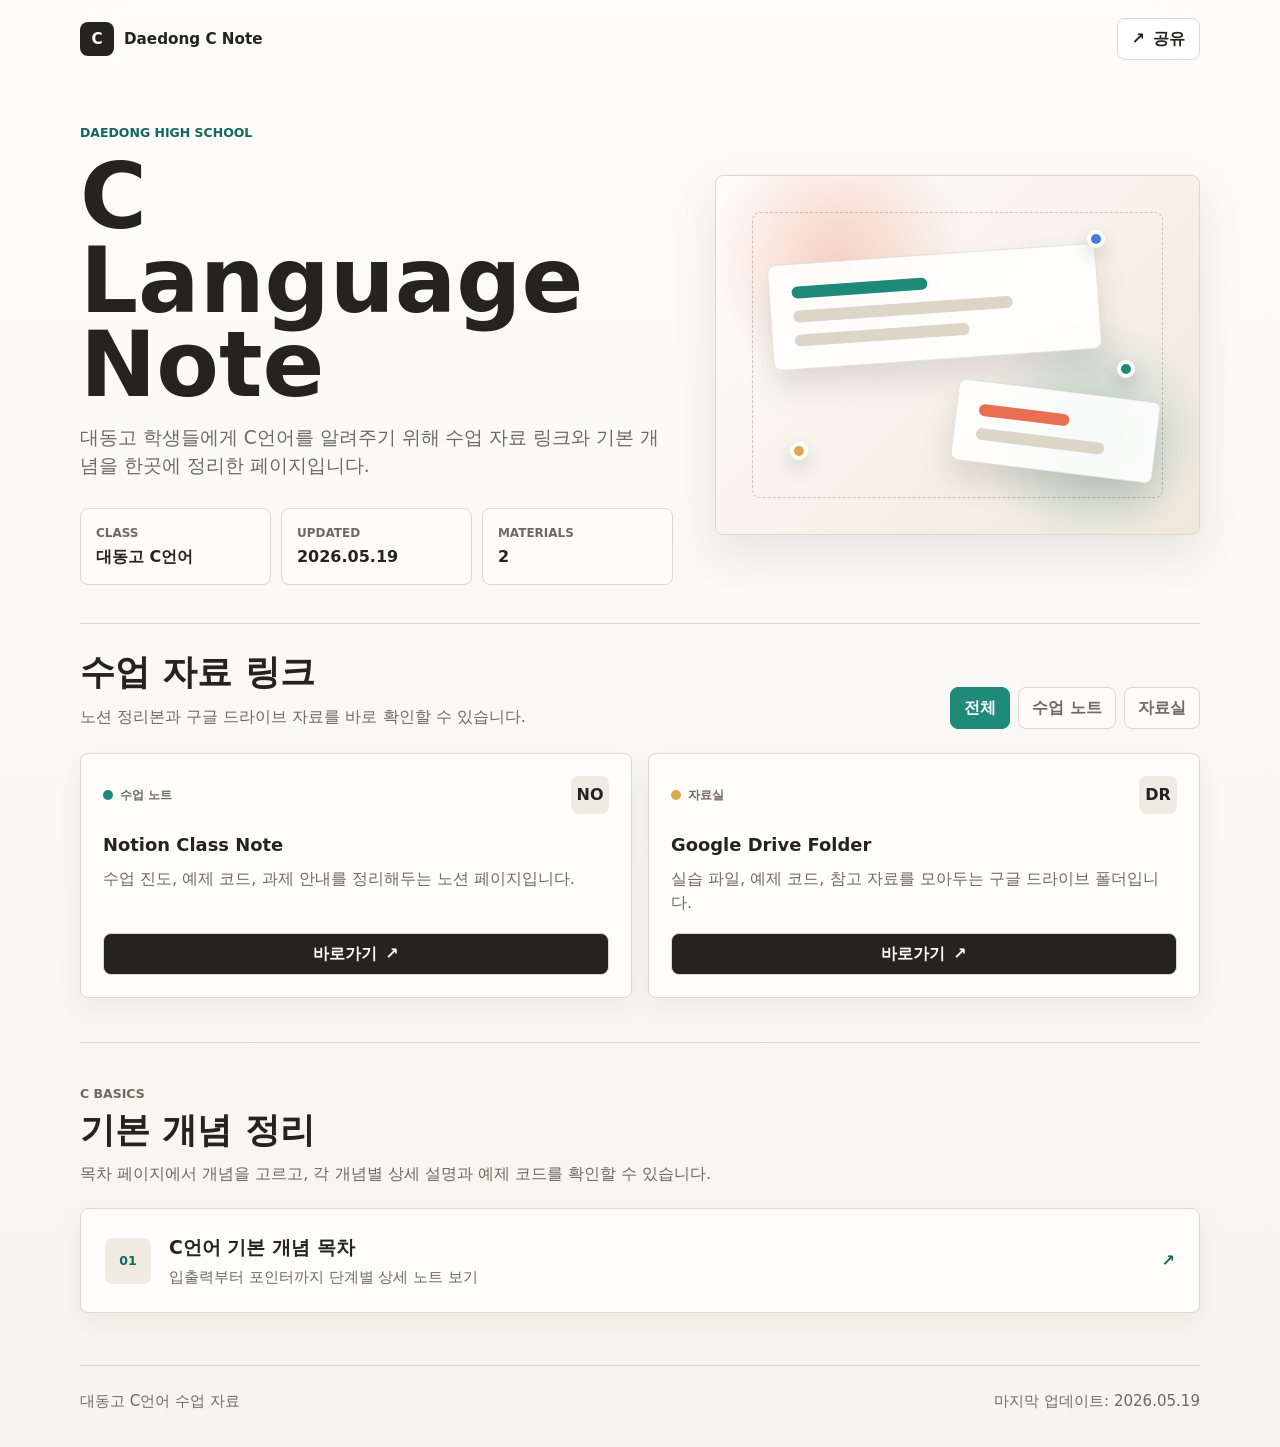
<file: index.html>
<!doctype html>
<html lang="ko">
  <head>
    <meta charset="UTF-8" />
    <meta name="viewport" content="width=device-width, initial-scale=1.0" />
    <title>Daedong C Language Note</title>
    <link rel="stylesheet" href="styles.css" />
  </head>
  <body>
    <header class="topbar" aria-label="페이지 상단">
      <a class="brand" href="#top" aria-label="Daedong C Note 홈">
        <span class="brand-mark">C</span>
        <span>Daedong C Note</span>
      </a>
      <button class="share-button" id="shareButton" type="button" aria-label="페이지 공유">
        <span aria-hidden="true">↗</span>
        공유
      </button>
    </header>

    <main id="top">
      <section class="hero" aria-labelledby="project-title">
        <div class="hero-copy">
          <p class="eyebrow">Daedong High School</p>
          <h1 id="project-title">C Language Note</h1>
          <p class="project-summary">
            대동고 학생들에게 C언어를 알려주기 위해 수업 자료 링크와 기본 개념을
            한곳에 정리한 페이지입니다.
          </p>
          <dl class="project-meta" aria-label="프로젝트 정보">
            <div>
              <dt>Class</dt>
              <dd>대동고 C언어</dd>
            </div>
            <div>
              <dt>Updated</dt>
              <dd>2026.05.19</dd>
            </div>
            <div>
              <dt>Materials</dt>
              <dd id="linkCount">0</dd>
            </div>
          </dl>
        </div>
        <div class="hero-visual" aria-hidden="true">
          <div class="note-sheet sheet-main">
            <span></span>
            <span></span>
            <span></span>
          </div>
          <div class="note-sheet sheet-side">
            <span></span>
            <span></span>
          </div>
          <div class="link-node node-a"></div>
          <div class="link-node node-b"></div>
          <div class="link-node node-c"></div>
        </div>
      </section>

      <section class="controls" aria-label="링크 필터">
        <div class="section-heading">
          <h2>수업 자료 링크</h2>
          <p>노션 정리본과 구글 드라이브 자료를 바로 확인할 수 있습니다.</p>
        </div>
        <div class="category-tabs" id="categoryTabs" role="tablist" aria-label="카테고리"></div>
      </section>

      <section class="link-grid" id="linkGrid" aria-live="polite"></section>

      <section class="concept-section" aria-labelledby="concept-title">
        <div class="section-heading">
          <p class="eyebrow">C Basics</p>
          <h2 id="concept-title">기본 개념 정리</h2>
          <p>목차 페이지에서 개념을 고르고, 각 개념별 상세 설명과 예제 코드를 확인할 수 있습니다.</p>
        </div>
        <a class="concept-entry" href="concepts.html">
          <span class="concept-entry-mark" aria-hidden="true">01</span>
          <span>
            <strong>C언어 기본 개념 목차</strong>
            <small>입출력부터 포인터까지 단계별 상세 노트 보기</small>
          </span>
          <span class="entry-arrow" aria-hidden="true">↗</span>
        </a>
      </section>
    </main>

    <footer class="footer">
      <p>대동고 C언어 수업 자료</p>
      <p>마지막 업데이트: 2026.05.19</p>
    </footer>

    <div class="toast" id="toast" role="status" aria-live="polite"></div>

    <script src="script.js"></script>
  </body>
</html>
</file>
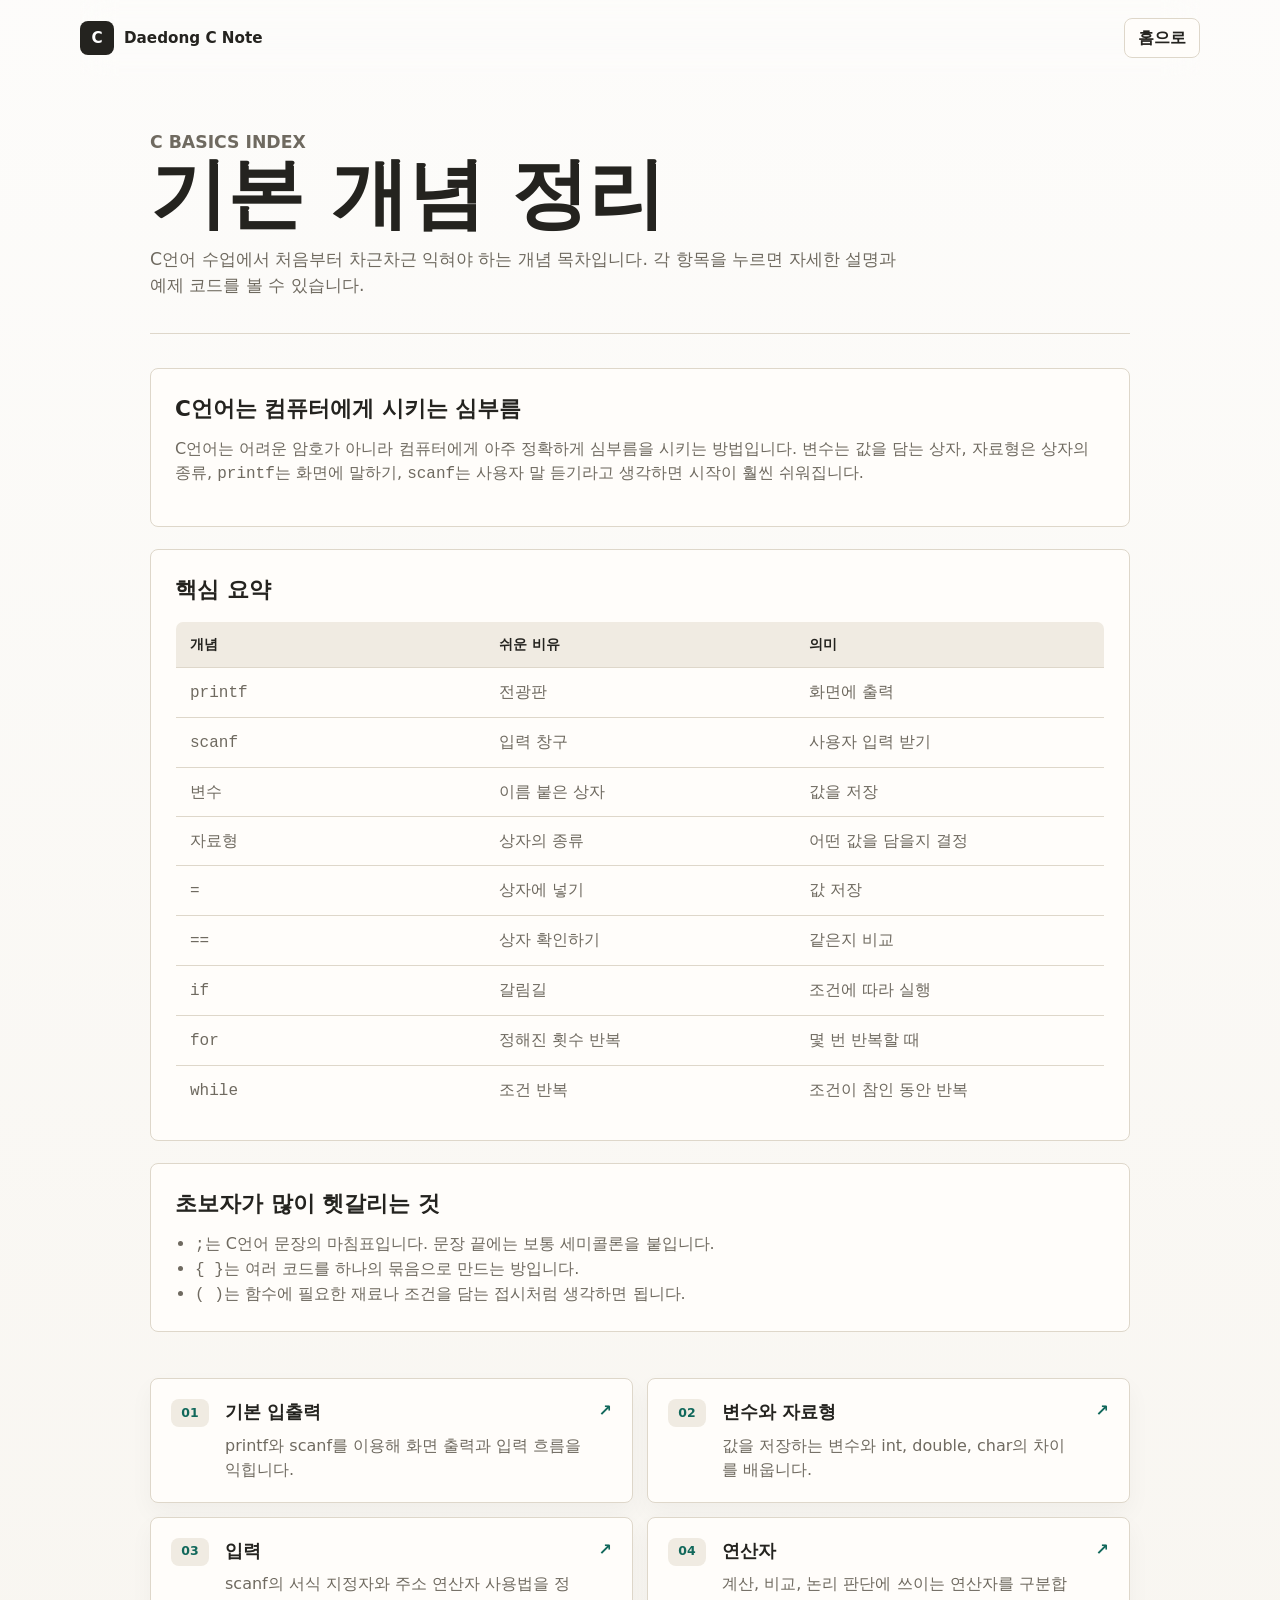
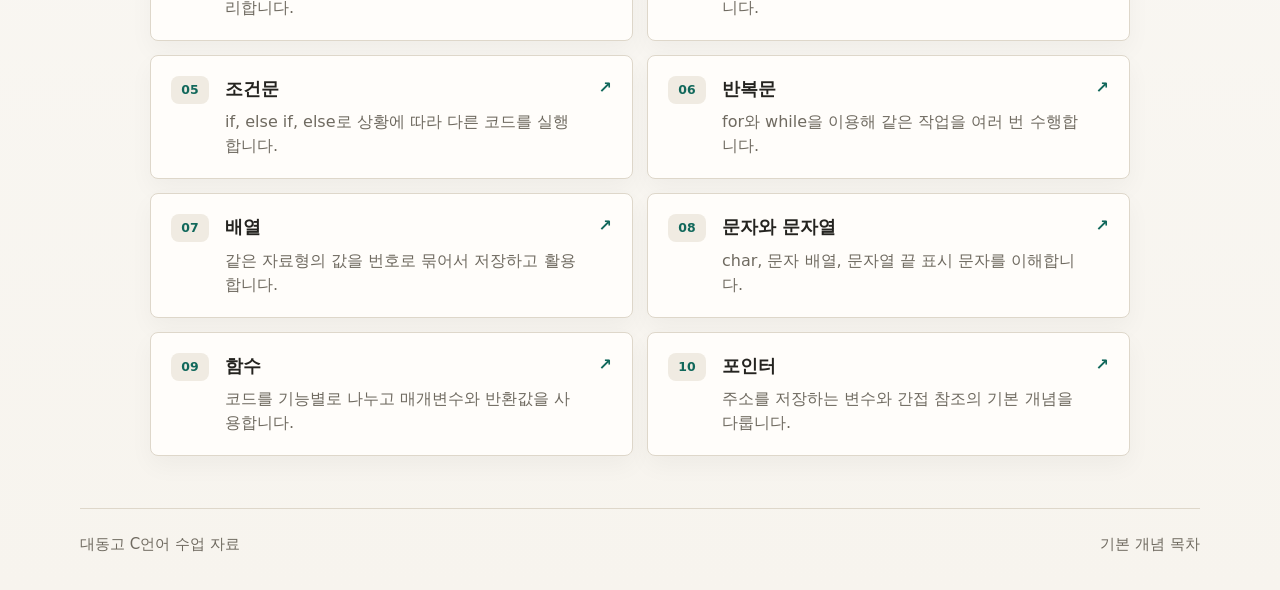
<file: concepts.html>
<!doctype html>
<html lang="ko">
  <head>
    <meta charset="UTF-8" />
    <meta name="viewport" content="width=device-width, initial-scale=1.0" />
    <title>C언어 기본 개념 목차</title>
    <link rel="stylesheet" href="styles.css" />
  </head>
  <body>
    <header class="topbar" aria-label="페이지 상단">
      <a class="brand" href="index.html">
        <span class="brand-mark">C</span>
        <span>Daedong C Note</span>
      </a>
      <a class="text-link" href="index.html">홈으로</a>
    </header>

    <main class="page-shell">
      <section class="lesson-hero" aria-labelledby="page-title">
        <p class="eyebrow">C Basics Index</p>
        <h1 id="page-title">기본 개념 정리</h1>
        <p>
          C언어 수업에서 처음부터 차근차근 익혀야 하는 개념 목차입니다. 각 항목을 누르면
          자세한 설명과 예제 코드를 볼 수 있습니다.
        </p>
      </section>

      <section class="lesson-content compact-content" aria-label="C언어 핵심 감각">
        <article class="note-block">
          <h2>C언어는 컴퓨터에게 시키는 심부름</h2>
          <p>
            C언어는 어려운 암호가 아니라 컴퓨터에게 아주 정확하게 심부름을 시키는 방법입니다.
            변수는 값을 담는 상자, 자료형은 상자의 종류, <code>printf</code>는 화면에 말하기,
            <code>scanf</code>는 사용자 말 듣기라고 생각하면 시작이 훨씬 쉬워집니다.
          </p>
        </article>
        <article class="note-block">
          <h2>핵심 요약</h2>
          <table class="note-table">
            <thead>
              <tr>
                <th>개념</th>
                <th>쉬운 비유</th>
                <th>의미</th>
              </tr>
            </thead>
            <tbody>
              <tr><td><code>printf</code></td><td>전광판</td><td>화면에 출력</td></tr>
              <tr><td><code>scanf</code></td><td>입력 창구</td><td>사용자 입력 받기</td></tr>
              <tr><td>변수</td><td>이름 붙은 상자</td><td>값을 저장</td></tr>
              <tr><td>자료형</td><td>상자의 종류</td><td>어떤 값을 담을지 결정</td></tr>
              <tr><td><code>=</code></td><td>상자에 넣기</td><td>값 저장</td></tr>
              <tr><td><code>==</code></td><td>상자 확인하기</td><td>같은지 비교</td></tr>
              <tr><td><code>if</code></td><td>갈림길</td><td>조건에 따라 실행</td></tr>
              <tr><td><code>for</code></td><td>정해진 횟수 반복</td><td>몇 번 반복할 때</td></tr>
              <tr><td><code>while</code></td><td>조건 반복</td><td>조건이 참인 동안 반복</td></tr>
            </tbody>
          </table>
        </article>
        <article class="note-block">
          <h2>초보자가 많이 헷갈리는 것</h2>
          <ul>
            <li><code>;</code>는 C언어 문장의 마침표입니다. 문장 끝에는 보통 세미콜론을 붙입니다.</li>
            <li><code>{ }</code>는 여러 코드를 하나의 묶음으로 만드는 방입니다.</li>
            <li><code>( )</code>는 함수에 필요한 재료나 조건을 담는 접시처럼 생각하면 됩니다.</li>
          </ul>
        </article>
      </section>

      <section class="lesson-list" aria-label="C언어 개념 목차">
        <a class="lesson-card" href="concepts/io.html">
          <span class="lesson-number">01</span>
          <span>
            <h2>기본 입출력</h2>
            <p>printf와 scanf를 이용해 화면 출력과 입력 흐름을 익힙니다.</p>
          </span>
          <span class="entry-arrow">↗</span>
        </a>
        <a class="lesson-card" href="concepts/types.html">
          <span class="lesson-number">02</span>
          <span>
            <h2>변수와 자료형</h2>
            <p>값을 저장하는 변수와 int, double, char의 차이를 배웁니다.</p>
          </span>
          <span class="entry-arrow">↗</span>
        </a>
        <a class="lesson-card" href="concepts/input.html">
          <span class="lesson-number">03</span>
          <span>
            <h2>입력</h2>
            <p>scanf의 서식 지정자와 주소 연산자 사용법을 정리합니다.</p>
          </span>
          <span class="entry-arrow">↗</span>
        </a>
        <a class="lesson-card" href="concepts/operators.html">
          <span class="lesson-number">04</span>
          <span>
            <h2>연산자</h2>
            <p>계산, 비교, 논리 판단에 쓰이는 연산자를 구분합니다.</p>
          </span>
          <span class="entry-arrow">↗</span>
        </a>
        <a class="lesson-card" href="concepts/condition.html">
          <span class="lesson-number">05</span>
          <span>
            <h2>조건문</h2>
            <p>if, else if, else로 상황에 따라 다른 코드를 실행합니다.</p>
          </span>
          <span class="entry-arrow">↗</span>
        </a>
        <a class="lesson-card" href="concepts/loop.html">
          <span class="lesson-number">06</span>
          <span>
            <h2>반복문</h2>
            <p>for와 while을 이용해 같은 작업을 여러 번 수행합니다.</p>
          </span>
          <span class="entry-arrow">↗</span>
        </a>
        <a class="lesson-card" href="concepts/array.html">
          <span class="lesson-number">07</span>
          <span>
            <h2>배열</h2>
            <p>같은 자료형의 값을 번호로 묶어서 저장하고 활용합니다.</p>
          </span>
          <span class="entry-arrow">↗</span>
        </a>
        <a class="lesson-card" href="concepts/string.html">
          <span class="lesson-number">08</span>
          <span>
            <h2>문자와 문자열</h2>
            <p>char, 문자 배열, 문자열 끝 표시 문자를 이해합니다.</p>
          </span>
          <span class="entry-arrow">↗</span>
        </a>
        <a class="lesson-card" href="concepts/function.html">
          <span class="lesson-number">09</span>
          <span>
            <h2>함수</h2>
            <p>코드를 기능별로 나누고 매개변수와 반환값을 사용합니다.</p>
          </span>
          <span class="entry-arrow">↗</span>
        </a>
        <a class="lesson-card" href="concepts/pointer.html">
          <span class="lesson-number">10</span>
          <span>
            <h2>포인터</h2>
            <p>주소를 저장하는 변수와 간접 참조의 기본 개념을 다룹니다.</p>
          </span>
          <span class="entry-arrow">↗</span>
        </a>
      </section>
    </main>

    <footer class="footer">
      <p>대동고 C언어 수업 자료</p>
      <p>기본 개념 목차</p>
    </footer>
  </body>
</html>
</file>
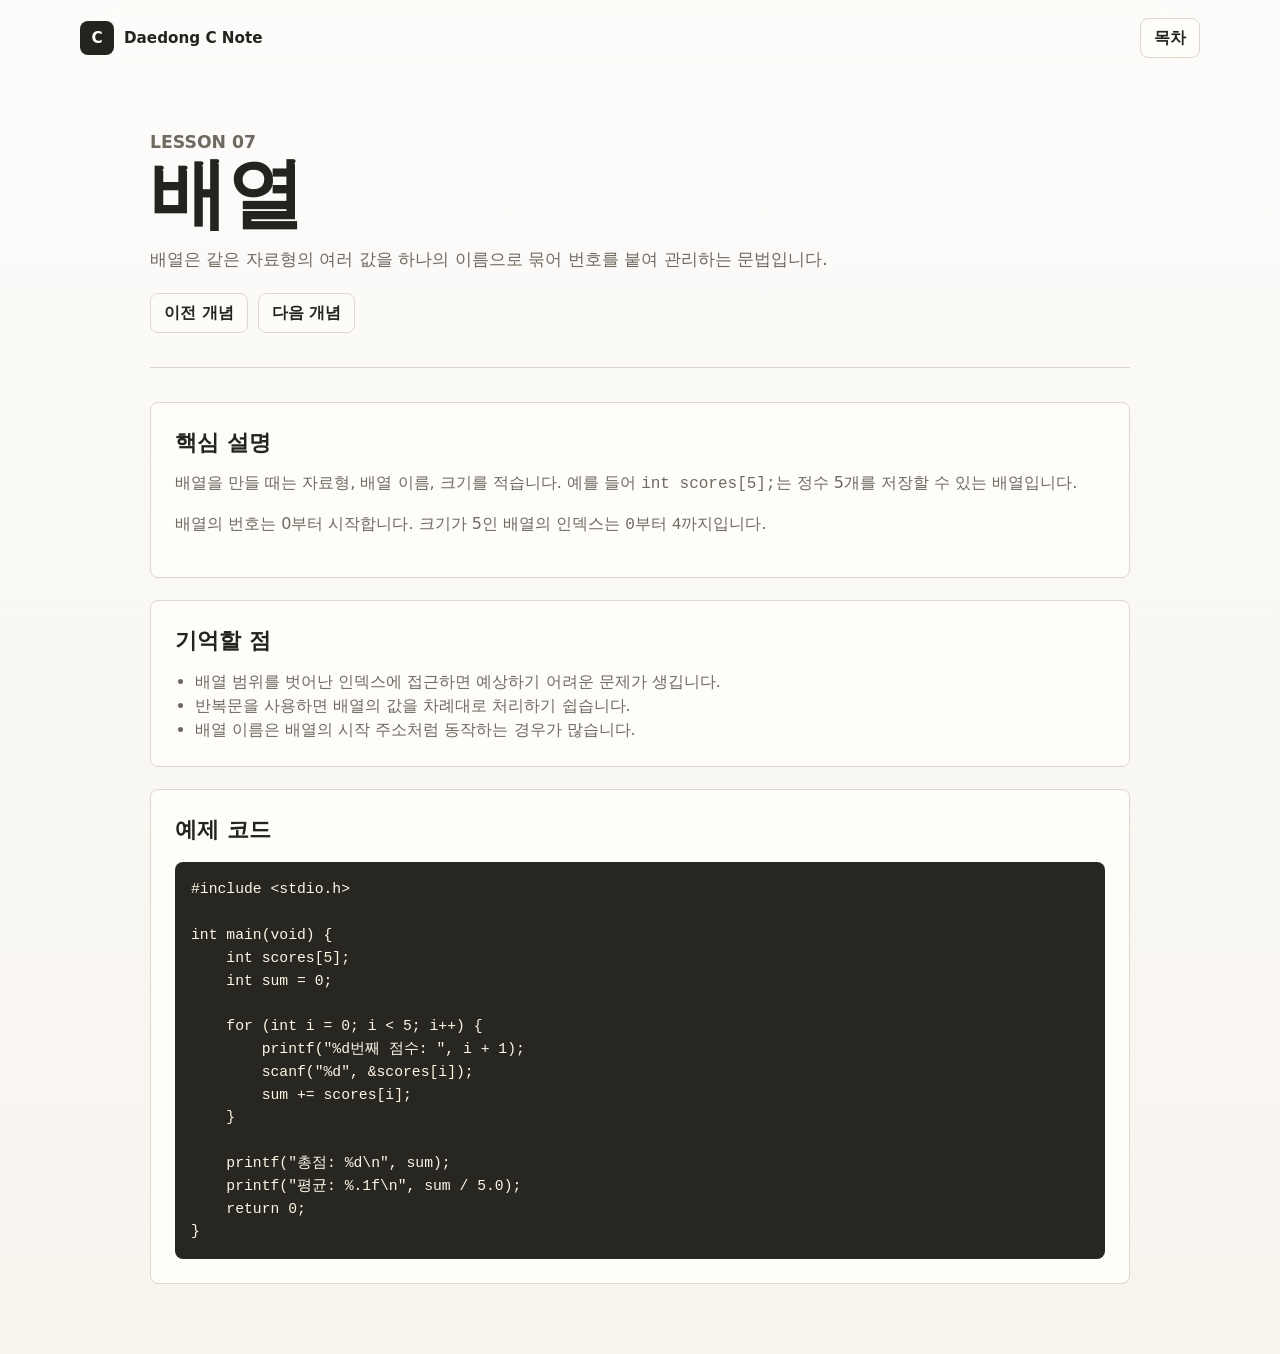
<file: concepts/array.html>
<!doctype html>
<html lang="ko">
  <head>
    <meta charset="UTF-8" />
    <meta name="viewport" content="width=device-width, initial-scale=1.0" />
    <title>배열 - C언어 기본 개념</title>
    <link rel="stylesheet" href="../styles.css" />
  </head>
  <body>
    <header class="topbar">
      <a class="brand" href="../index.html"><span class="brand-mark">C</span><span>Daedong C Note</span></a>
      <a class="text-link" href="../concepts.html">목차</a>
    </header>
    <main class="page-shell">
      <section class="lesson-hero">
        <p class="eyebrow">Lesson 07</p>
        <h1>배열</h1>
        <p>배열은 같은 자료형의 여러 값을 하나의 이름으로 묶어 번호를 붙여 관리하는 문법입니다.</p>
        <nav class="lesson-nav"><a class="text-link" href="loop.html">이전 개념</a><a class="text-link" href="string.html">다음 개념</a></nav>
      </section>
      <section class="lesson-content">
        <article class="note-block">
          <h2>핵심 설명</h2>
          <p>배열을 만들 때는 자료형, 배열 이름, 크기를 적습니다. 예를 들어 <code>int scores[5];</code>는 정수 5개를 저장할 수 있는 배열입니다.</p>
          <p>배열의 번호는 0부터 시작합니다. 크기가 5인 배열의 인덱스는 <code>0</code>부터 <code>4</code>까지입니다.</p>
        </article>
        <article class="note-block">
          <h2>기억할 점</h2>
          <ul>
            <li>배열 범위를 벗어난 인덱스에 접근하면 예상하기 어려운 문제가 생깁니다.</li>
            <li>반복문을 사용하면 배열의 값을 차례대로 처리하기 쉽습니다.</li>
            <li>배열 이름은 배열의 시작 주소처럼 동작하는 경우가 많습니다.</li>
          </ul>
        </article>
        <article class="note-block">
          <h2>예제 코드</h2>
          <pre><code>#include &lt;stdio.h&gt;

int main(void) {
    int scores[5];
    int sum = 0;

    for (int i = 0; i &lt; 5; i++) {
        printf("%d번째 점수: ", i + 1);
        scanf("%d", &amp;scores[i]);
        sum += scores[i];
    }

    printf("총점: %d\n", sum);
    printf("평균: %.1f\n", sum / 5.0);
    return 0;
}</code></pre>
        </article>
      </section>
    </main>
  </body>
</html>
</file>
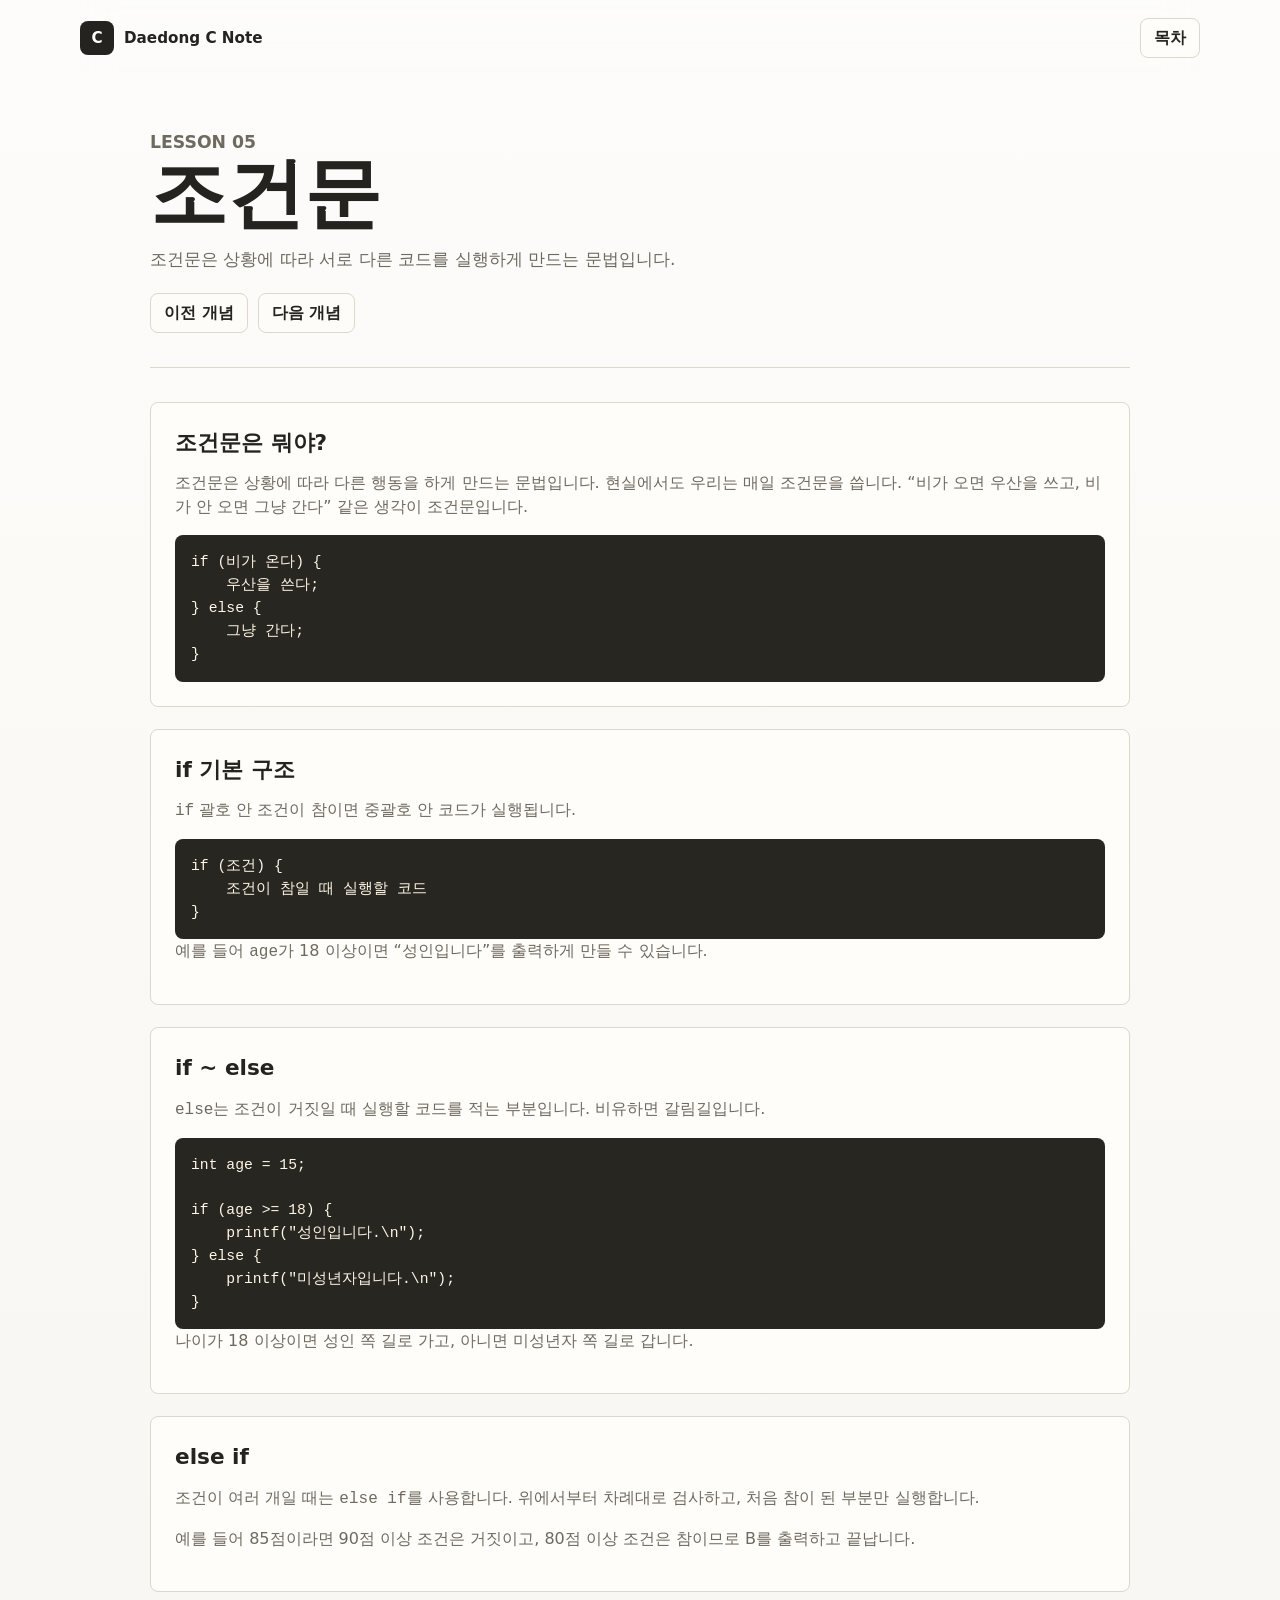
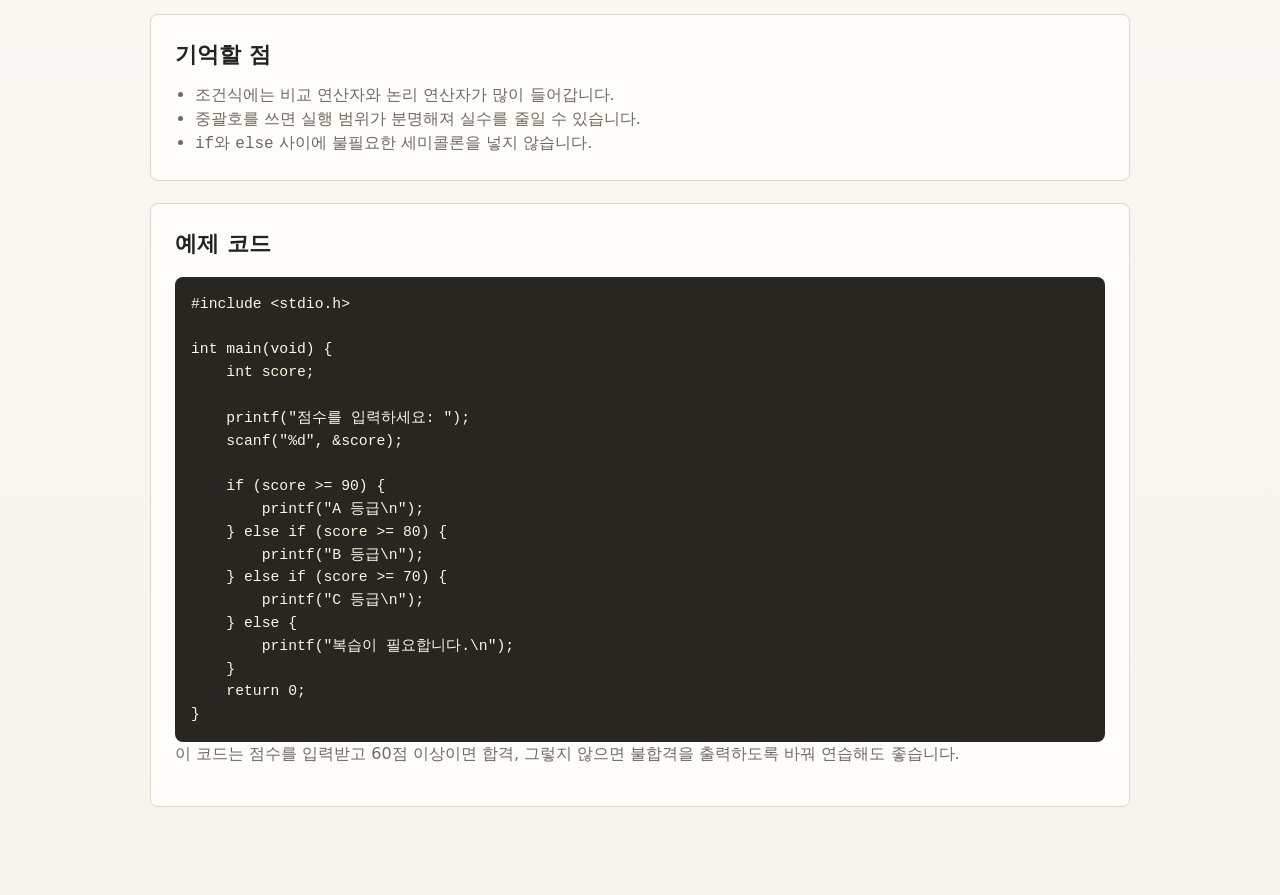
<file: concepts/condition.html>
<!doctype html>
<html lang="ko">
  <head>
    <meta charset="UTF-8" />
    <meta name="viewport" content="width=device-width, initial-scale=1.0" />
    <title>조건문 - C언어 기본 개념</title>
    <link rel="stylesheet" href="../styles.css" />
  </head>
  <body>
    <header class="topbar">
      <a class="brand" href="../index.html"><span class="brand-mark">C</span><span>Daedong C Note</span></a>
      <a class="text-link" href="../concepts.html">목차</a>
    </header>
    <main class="page-shell">
      <section class="lesson-hero">
        <p class="eyebrow">Lesson 05</p>
        <h1>조건문</h1>
        <p>조건문은 상황에 따라 서로 다른 코드를 실행하게 만드는 문법입니다.</p>
        <nav class="lesson-nav"><a class="text-link" href="operators.html">이전 개념</a><a class="text-link" href="loop.html">다음 개념</a></nav>
      </section>
      <section class="lesson-content">
        <article class="note-block">
          <h2>조건문은 뭐야?</h2>
          <p>조건문은 상황에 따라 다른 행동을 하게 만드는 문법입니다. 현실에서도 우리는 매일 조건문을 씁니다. “비가 오면 우산을 쓰고, 비가 안 오면 그냥 간다” 같은 생각이 조건문입니다.</p>
          <pre><code>if (비가 온다) {
    우산을 쓴다;
} else {
    그냥 간다;
}</code></pre>
        </article>
        <article class="note-block">
          <h2>if 기본 구조</h2>
          <p><code>if</code> 괄호 안 조건이 참이면 중괄호 안 코드가 실행됩니다.</p>
          <pre><code>if (조건) {
    조건이 참일 때 실행할 코드
}</code></pre>
          <p>예를 들어 <code>age</code>가 18 이상이면 “성인입니다”를 출력하게 만들 수 있습니다.</p>
        </article>
        <article class="note-block">
          <h2>if ~ else</h2>
          <p><code>else</code>는 조건이 거짓일 때 실행할 코드를 적는 부분입니다. 비유하면 갈림길입니다.</p>
          <pre><code>int age = 15;

if (age >= 18) {
    printf("성인입니다.\n");
} else {
    printf("미성년자입니다.\n");
}</code></pre>
          <p>나이가 18 이상이면 성인 쪽 길로 가고, 아니면 미성년자 쪽 길로 갑니다.</p>
        </article>
        <article class="note-block">
          <h2>else if</h2>
          <p>조건이 여러 개일 때는 <code>else if</code>를 사용합니다. 위에서부터 차례대로 검사하고, 처음 참이 된 부분만 실행합니다.</p>
          <p>예를 들어 85점이라면 90점 이상 조건은 거짓이고, 80점 이상 조건은 참이므로 B를 출력하고 끝납니다.</p>
        </article>
        <article class="note-block">
          <h2>기억할 점</h2>
          <ul>
            <li>조건식에는 비교 연산자와 논리 연산자가 많이 들어갑니다.</li>
            <li>중괄호를 쓰면 실행 범위가 분명해져 실수를 줄일 수 있습니다.</li>
            <li><code>if</code>와 <code>else</code> 사이에 불필요한 세미콜론을 넣지 않습니다.</li>
          </ul>
        </article>
        <article class="note-block">
          <h2>예제 코드</h2>
          <pre><code>#include &lt;stdio.h&gt;

int main(void) {
    int score;

    printf("점수를 입력하세요: ");
    scanf("%d", &amp;score);

    if (score >= 90) {
        printf("A 등급\n");
    } else if (score >= 80) {
        printf("B 등급\n");
    } else if (score >= 70) {
        printf("C 등급\n");
    } else {
        printf("복습이 필요합니다.\n");
    }
    return 0;
}</code></pre>
          <p>이 코드는 점수를 입력받고 60점 이상이면 합격, 그렇지 않으면 불합격을 출력하도록 바꿔 연습해도 좋습니다.</p>
        </article>
      </section>
    </main>
  </body>
</html>
</file>
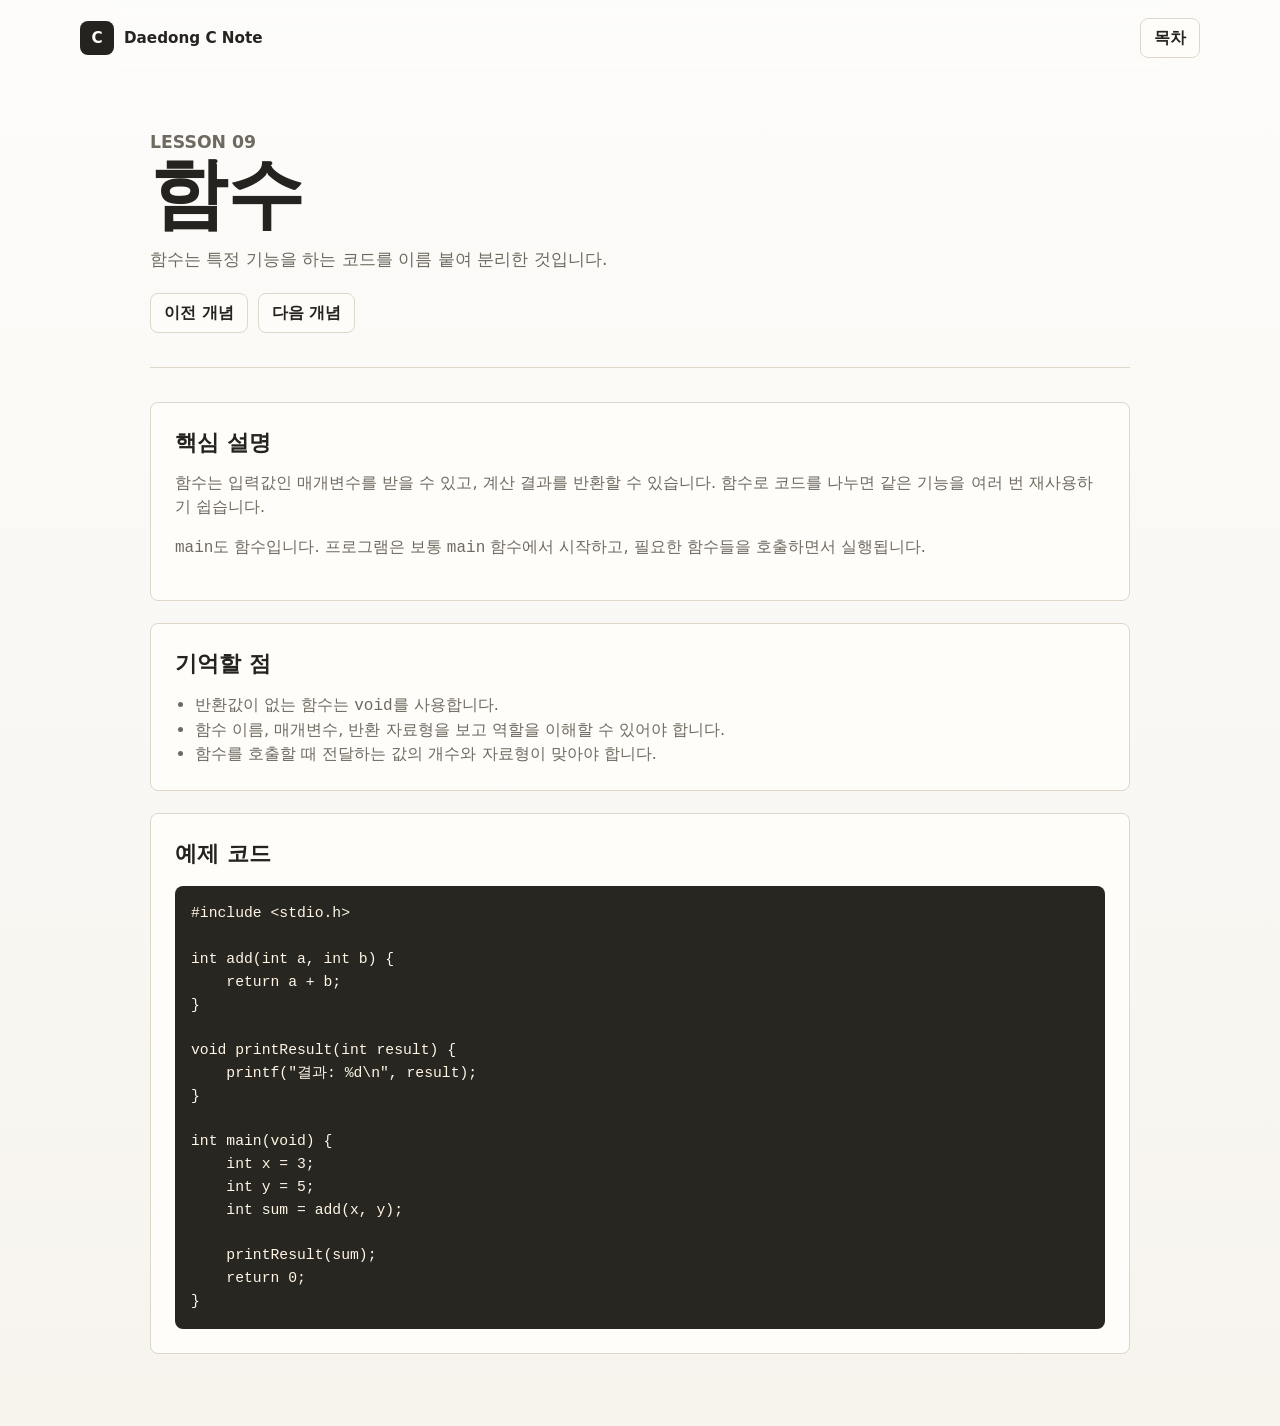
<file: concepts/function.html>
<!doctype html>
<html lang="ko">
  <head>
    <meta charset="UTF-8" />
    <meta name="viewport" content="width=device-width, initial-scale=1.0" />
    <title>함수 - C언어 기본 개념</title>
    <link rel="stylesheet" href="../styles.css" />
  </head>
  <body>
    <header class="topbar">
      <a class="brand" href="../index.html"><span class="brand-mark">C</span><span>Daedong C Note</span></a>
      <a class="text-link" href="../concepts.html">목차</a>
    </header>
    <main class="page-shell">
      <section class="lesson-hero">
        <p class="eyebrow">Lesson 09</p>
        <h1>함수</h1>
        <p>함수는 특정 기능을 하는 코드를 이름 붙여 분리한 것입니다.</p>
        <nav class="lesson-nav"><a class="text-link" href="string.html">이전 개념</a><a class="text-link" href="pointer.html">다음 개념</a></nav>
      </section>
      <section class="lesson-content">
        <article class="note-block">
          <h2>핵심 설명</h2>
          <p>함수는 입력값인 매개변수를 받을 수 있고, 계산 결과를 반환할 수 있습니다. 함수로 코드를 나누면 같은 기능을 여러 번 재사용하기 쉽습니다.</p>
          <p><code>main</code>도 함수입니다. 프로그램은 보통 <code>main</code> 함수에서 시작하고, 필요한 함수들을 호출하면서 실행됩니다.</p>
        </article>
        <article class="note-block">
          <h2>기억할 점</h2>
          <ul>
            <li>반환값이 없는 함수는 <code>void</code>를 사용합니다.</li>
            <li>함수 이름, 매개변수, 반환 자료형을 보고 역할을 이해할 수 있어야 합니다.</li>
            <li>함수를 호출할 때 전달하는 값의 개수와 자료형이 맞아야 합니다.</li>
          </ul>
        </article>
        <article class="note-block">
          <h2>예제 코드</h2>
          <pre><code>#include &lt;stdio.h&gt;

int add(int a, int b) {
    return a + b;
}

void printResult(int result) {
    printf("결과: %d\n", result);
}

int main(void) {
    int x = 3;
    int y = 5;
    int sum = add(x, y);

    printResult(sum);
    return 0;
}</code></pre>
        </article>
      </section>
    </main>
  </body>
</html>
</file>
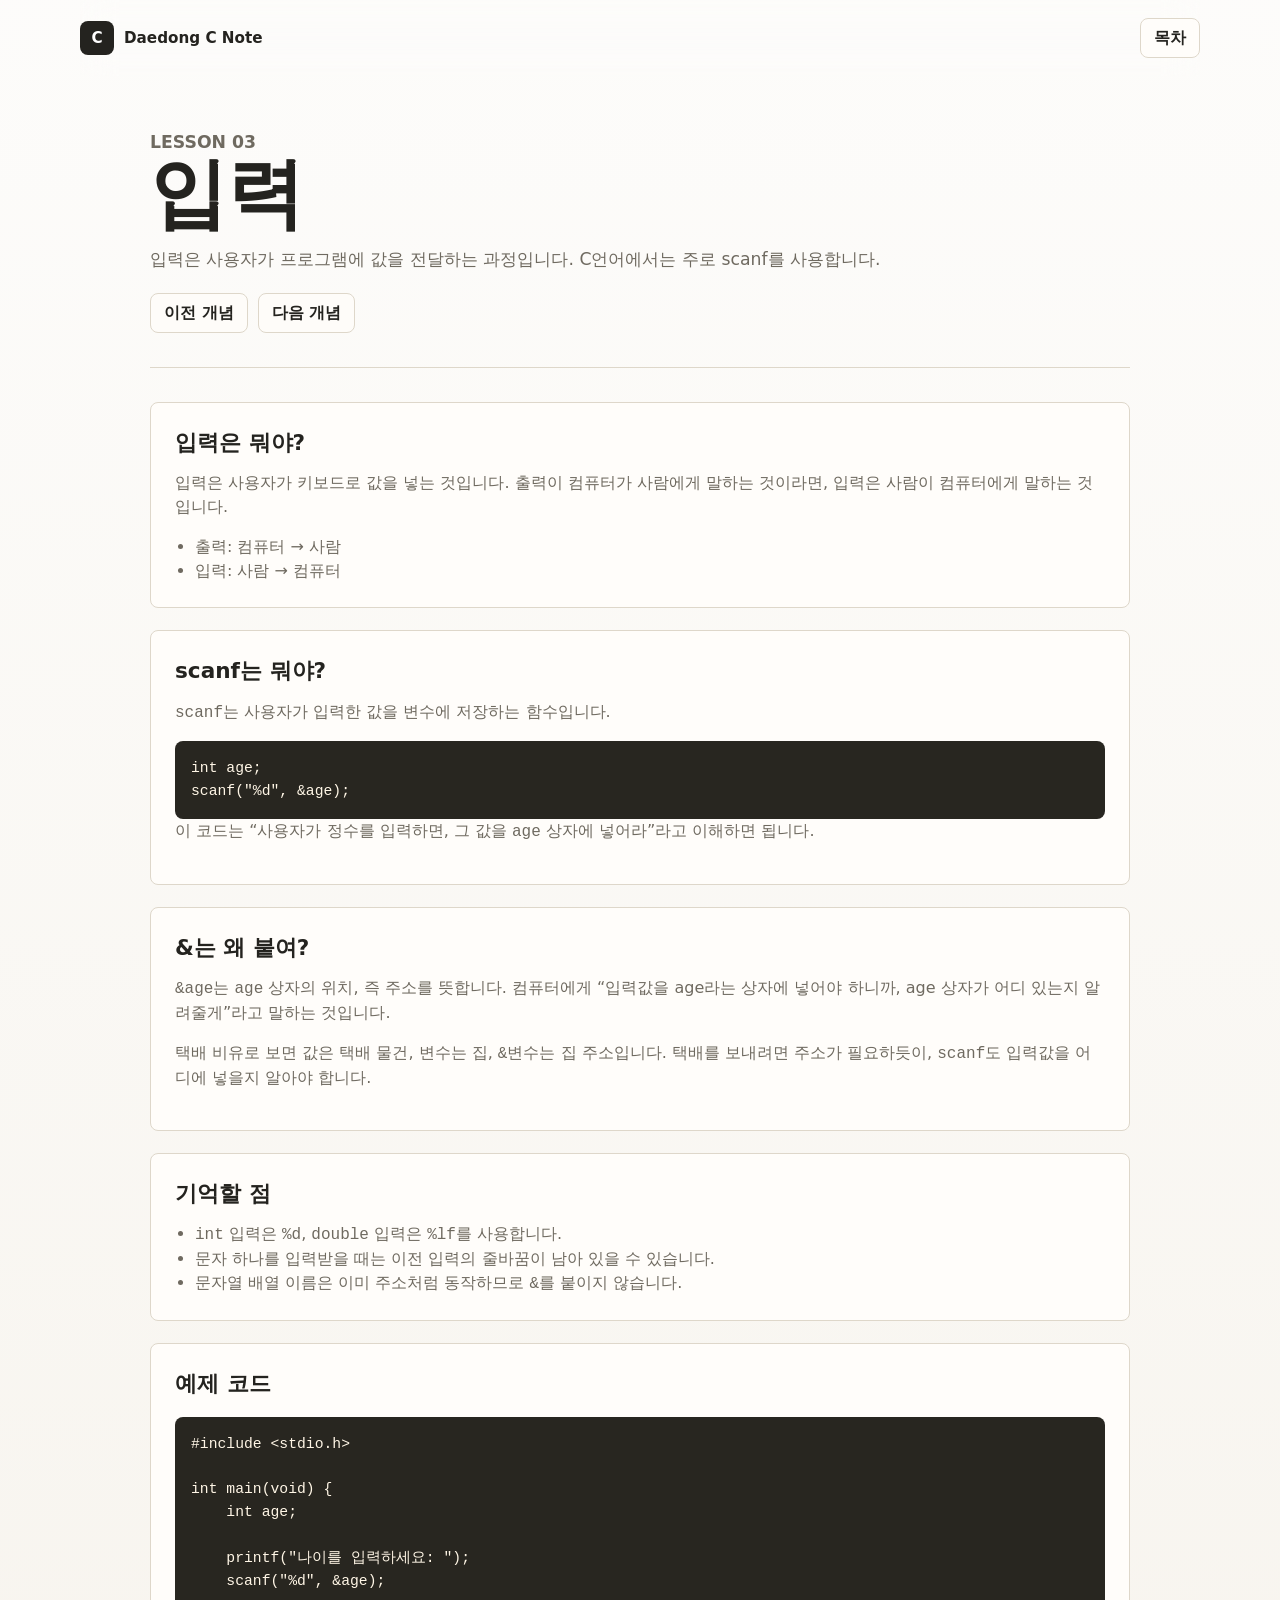
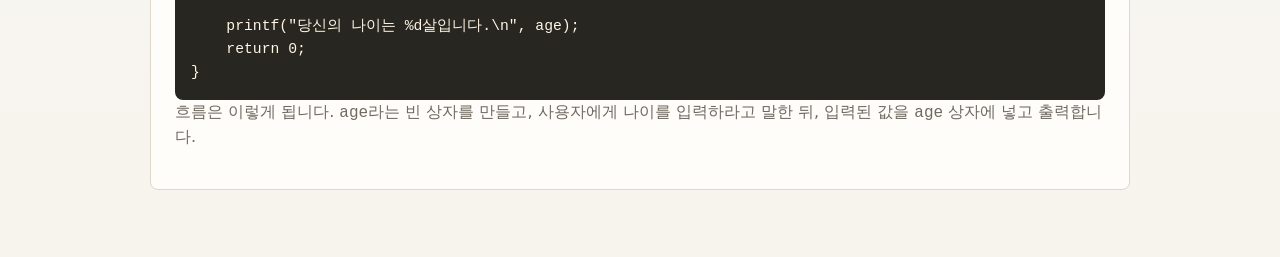
<file: concepts/input.html>
<!doctype html>
<html lang="ko">
  <head>
    <meta charset="UTF-8" />
    <meta name="viewport" content="width=device-width, initial-scale=1.0" />
    <title>입력 - C언어 기본 개념</title>
    <link rel="stylesheet" href="../styles.css" />
  </head>
  <body>
    <header class="topbar">
      <a class="brand" href="../index.html"><span class="brand-mark">C</span><span>Daedong C Note</span></a>
      <a class="text-link" href="../concepts.html">목차</a>
    </header>
    <main class="page-shell">
      <section class="lesson-hero">
        <p class="eyebrow">Lesson 03</p>
        <h1>입력</h1>
        <p>입력은 사용자가 프로그램에 값을 전달하는 과정입니다. C언어에서는 주로 scanf를 사용합니다.</p>
        <nav class="lesson-nav"><a class="text-link" href="types.html">이전 개념</a><a class="text-link" href="operators.html">다음 개념</a></nav>
      </section>
      <section class="lesson-content">
        <article class="note-block">
          <h2>입력은 뭐야?</h2>
          <p>입력은 사용자가 키보드로 값을 넣는 것입니다. 출력이 컴퓨터가 사람에게 말하는 것이라면, 입력은 사람이 컴퓨터에게 말하는 것입니다.</p>
          <ul>
            <li>출력: 컴퓨터 → 사람</li>
            <li>입력: 사람 → 컴퓨터</li>
          </ul>
        </article>
        <article class="note-block">
          <h2>scanf는 뭐야?</h2>
          <p><code>scanf</code>는 사용자가 입력한 값을 변수에 저장하는 함수입니다.</p>
          <pre><code>int age;
scanf("%d", &amp;age);</code></pre>
          <p>이 코드는 “사용자가 정수를 입력하면, 그 값을 <code>age</code> 상자에 넣어라”라고 이해하면 됩니다.</p>
        </article>
        <article class="note-block">
          <h2>&는 왜 붙여?</h2>
          <p><code>&amp;age</code>는 <code>age</code> 상자의 위치, 즉 주소를 뜻합니다. 컴퓨터에게 “입력값을 age라는 상자에 넣어야 하니까, age 상자가 어디 있는지 알려줄게”라고 말하는 것입니다.</p>
          <p>택배 비유로 보면 값은 택배 물건, 변수는 집, <code>&amp;변수</code>는 집 주소입니다. 택배를 보내려면 주소가 필요하듯이, <code>scanf</code>도 입력값을 어디에 넣을지 알아야 합니다.</p>
        </article>
        <article class="note-block">
          <h2>기억할 점</h2>
          <ul>
            <li><code>int</code> 입력은 <code>%d</code>, <code>double</code> 입력은 <code>%lf</code>를 사용합니다.</li>
            <li>문자 하나를 입력받을 때는 이전 입력의 줄바꿈이 남아 있을 수 있습니다.</li>
            <li>문자열 배열 이름은 이미 주소처럼 동작하므로 <code>&amp;</code>를 붙이지 않습니다.</li>
          </ul>
        </article>
        <article class="note-block">
          <h2>예제 코드</h2>
          <pre><code>#include &lt;stdio.h&gt;

int main(void) {
    int age;

    printf("나이를 입력하세요: ");
    scanf("%d", &amp;age);

    printf("당신의 나이는 %d살입니다.\n", age);
    return 0;
}</code></pre>
          <p>흐름은 이렇게 됩니다. <code>age</code>라는 빈 상자를 만들고, 사용자에게 나이를 입력하라고 말한 뒤, 입력된 값을 <code>age</code> 상자에 넣고 출력합니다.</p>
        </article>
      </section>
    </main>
  </body>
</html>
</file>
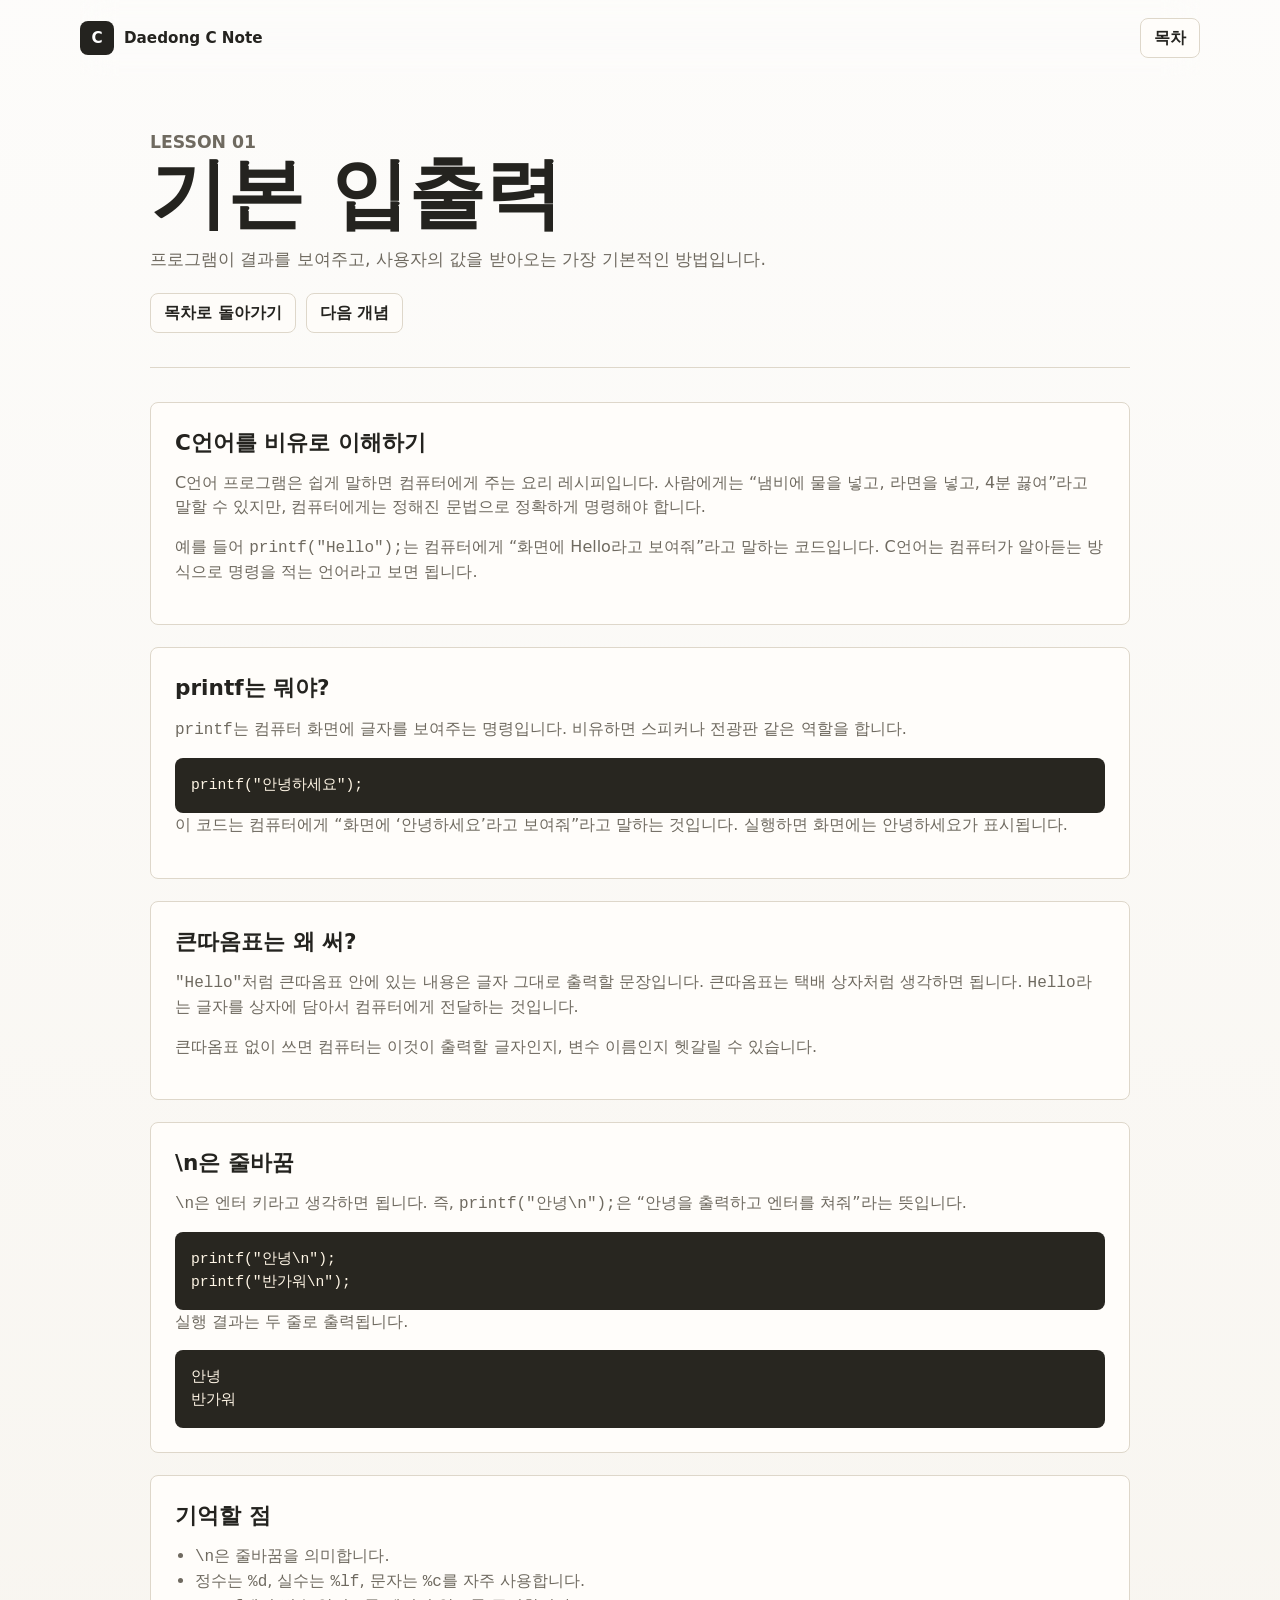
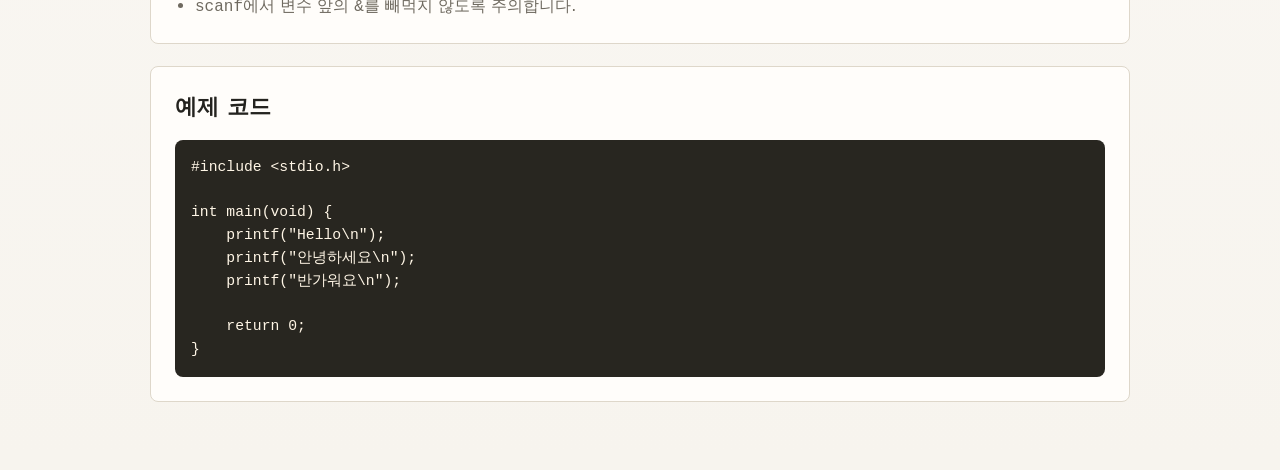
<file: concepts/io.html>
<!doctype html>
<html lang="ko">
  <head>
    <meta charset="UTF-8" />
    <meta name="viewport" content="width=device-width, initial-scale=1.0" />
    <title>기본 입출력 - C언어 기본 개념</title>
    <link rel="stylesheet" href="../styles.css" />
  </head>
  <body>
    <header class="topbar">
      <a class="brand" href="../index.html"><span class="brand-mark">C</span><span>Daedong C Note</span></a>
      <a class="text-link" href="../concepts.html">목차</a>
    </header>
    <main class="page-shell">
      <section class="lesson-hero">
        <p class="eyebrow">Lesson 01</p>
        <h1>기본 입출력</h1>
        <p>프로그램이 결과를 보여주고, 사용자의 값을 받아오는 가장 기본적인 방법입니다.</p>
        <nav class="lesson-nav"><a class="text-link" href="../concepts.html">목차로 돌아가기</a><a class="text-link" href="types.html">다음 개념</a></nav>
      </section>
      <section class="lesson-content">
        <article class="note-block">
          <h2>C언어를 비유로 이해하기</h2>
          <p>C언어 프로그램은 쉽게 말하면 컴퓨터에게 주는 요리 레시피입니다. 사람에게는 “냄비에 물을 넣고, 라면을 넣고, 4분 끓여”라고 말할 수 있지만, 컴퓨터에게는 정해진 문법으로 정확하게 명령해야 합니다.</p>
          <p>예를 들어 <code>printf("Hello");</code>는 컴퓨터에게 “화면에 Hello라고 보여줘”라고 말하는 코드입니다. C언어는 컴퓨터가 알아듣는 방식으로 명령을 적는 언어라고 보면 됩니다.</p>
        </article>
        <article class="note-block">
          <h2>printf는 뭐야?</h2>
          <p><code>printf</code>는 컴퓨터 화면에 글자를 보여주는 명령입니다. 비유하면 스피커나 전광판 같은 역할을 합니다.</p>
          <pre><code>printf("안녕하세요");</code></pre>
          <p>이 코드는 컴퓨터에게 “화면에 ‘안녕하세요’라고 보여줘”라고 말하는 것입니다. 실행하면 화면에는 <code>안녕하세요</code>가 표시됩니다.</p>
        </article>
        <article class="note-block">
          <h2>큰따옴표는 왜 써?</h2>
          <p><code>"Hello"</code>처럼 큰따옴표 안에 있는 내용은 글자 그대로 출력할 문장입니다. 큰따옴표는 택배 상자처럼 생각하면 됩니다. <code>Hello</code>라는 글자를 상자에 담아서 컴퓨터에게 전달하는 것입니다.</p>
          <p>큰따옴표 없이 쓰면 컴퓨터는 이것이 출력할 글자인지, 변수 이름인지 헷갈릴 수 있습니다.</p>
        </article>
        <article class="note-block">
          <h2>\n은 줄바꿈</h2>
          <p><code>\n</code>은 엔터 키라고 생각하면 됩니다. 즉, <code>printf("안녕\n");</code>은 “안녕을 출력하고 엔터를 쳐줘”라는 뜻입니다.</p>
          <pre><code>printf("안녕\n");
printf("반가워\n");</code></pre>
          <p>실행 결과는 두 줄로 출력됩니다.</p>
          <pre><code>안녕
반가워</code></pre>
        </article>
        <article class="note-block">
          <h2>기억할 점</h2>
          <ul>
            <li><code>\n</code>은 줄바꿈을 의미합니다.</li>
            <li>정수는 <code>%d</code>, 실수는 <code>%lf</code>, 문자는 <code>%c</code>를 자주 사용합니다.</li>
            <li><code>scanf</code>에서 변수 앞의 <code>&</code>를 빼먹지 않도록 주의합니다.</li>
          </ul>
        </article>
        <article class="note-block">
          <h2>예제 코드</h2>
          <pre><code>#include &lt;stdio.h&gt;

int main(void) {
    printf("Hello\n");
    printf("안녕하세요\n");
    printf("반가워요\n");

    return 0;
}</code></pre>
        </article>
      </section>
    </main>
  </body>
</html>
</file>
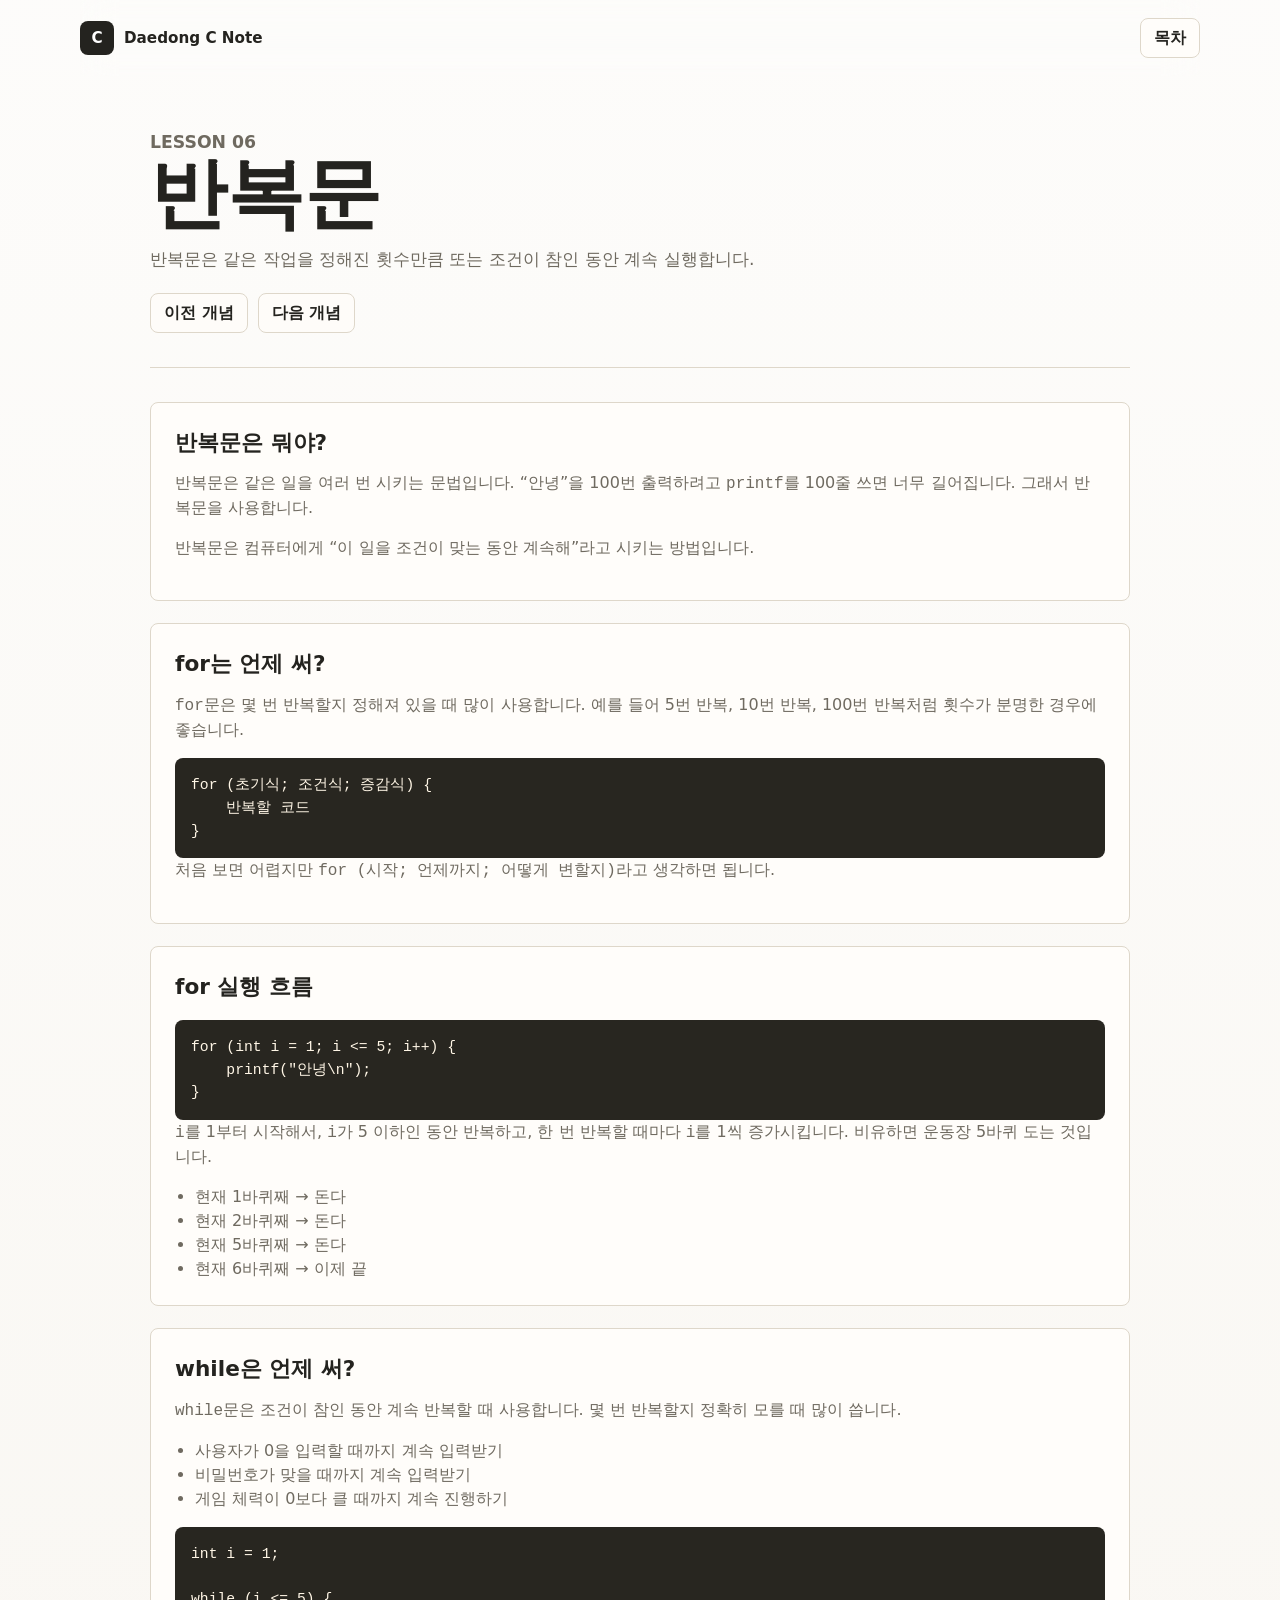
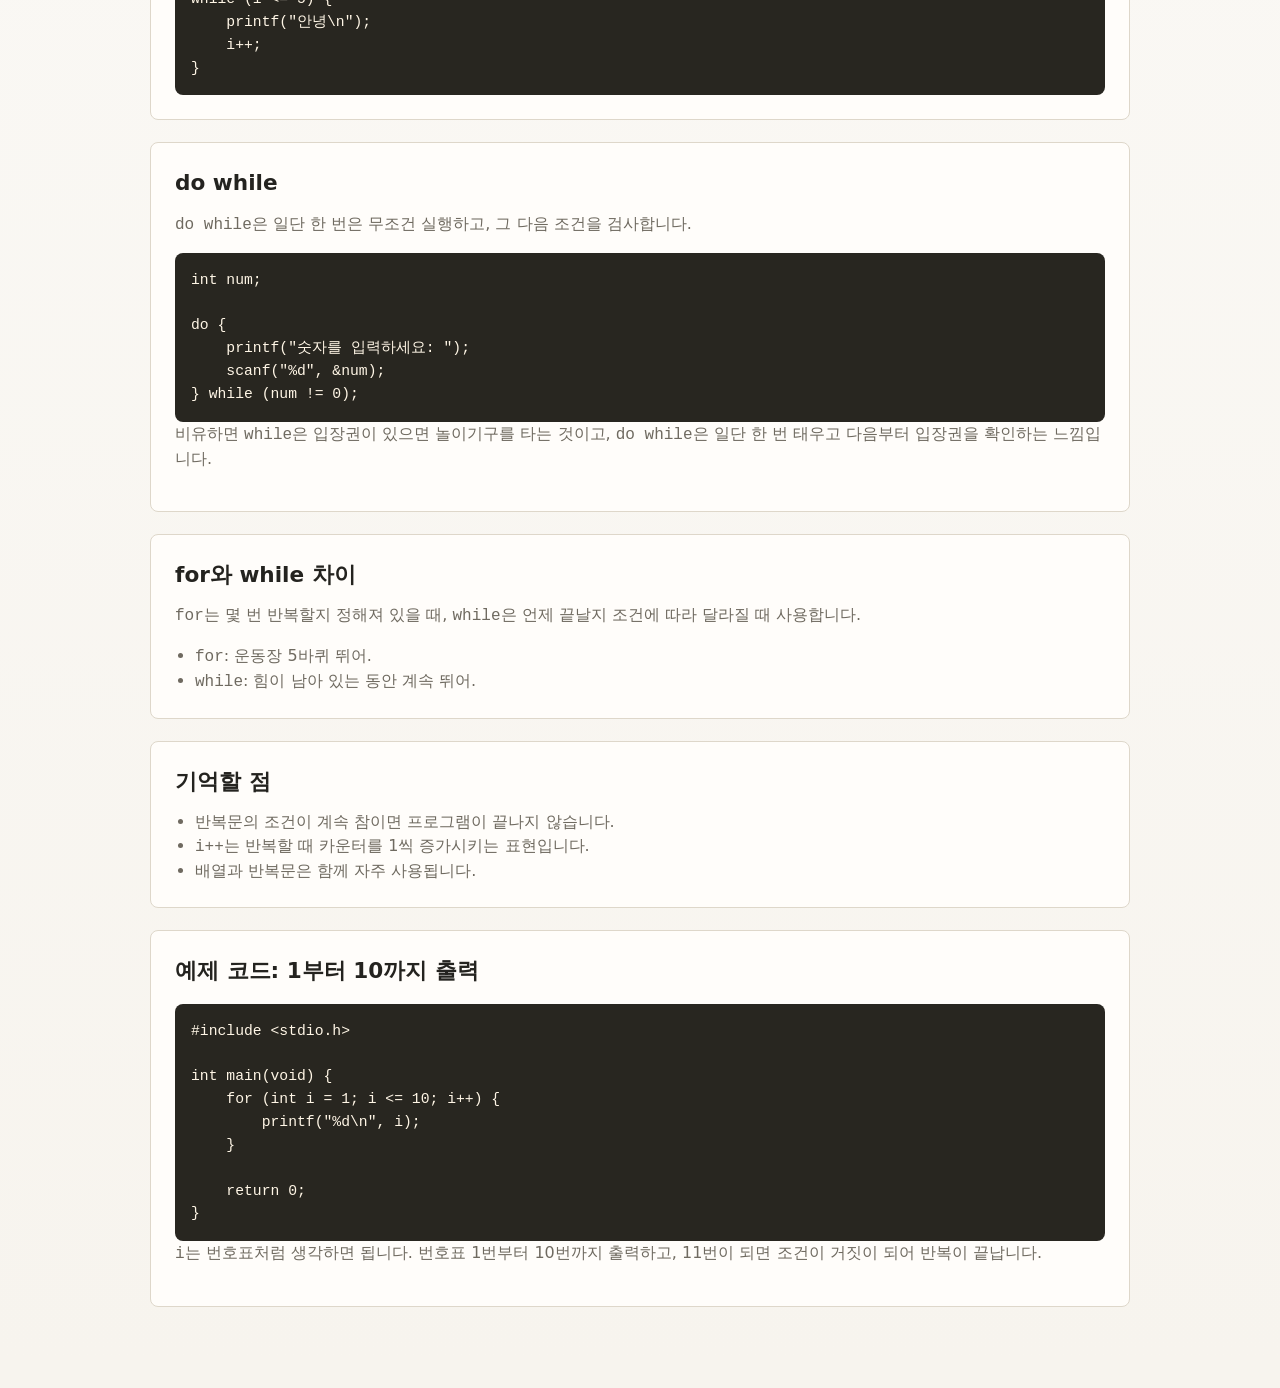
<file: concepts/loop.html>
<!doctype html>
<html lang="ko">
  <head>
    <meta charset="UTF-8" />
    <meta name="viewport" content="width=device-width, initial-scale=1.0" />
    <title>반복문 - C언어 기본 개념</title>
    <link rel="stylesheet" href="../styles.css" />
  </head>
  <body>
    <header class="topbar">
      <a class="brand" href="../index.html"><span class="brand-mark">C</span><span>Daedong C Note</span></a>
      <a class="text-link" href="../concepts.html">목차</a>
    </header>
    <main class="page-shell">
      <section class="lesson-hero">
        <p class="eyebrow">Lesson 06</p>
        <h1>반복문</h1>
        <p>반복문은 같은 작업을 정해진 횟수만큼 또는 조건이 참인 동안 계속 실행합니다.</p>
        <nav class="lesson-nav"><a class="text-link" href="condition.html">이전 개념</a><a class="text-link" href="array.html">다음 개념</a></nav>
      </section>
      <section class="lesson-content">
        <article class="note-block">
          <h2>반복문은 뭐야?</h2>
          <p>반복문은 같은 일을 여러 번 시키는 문법입니다. “안녕”을 100번 출력하려고 <code>printf</code>를 100줄 쓰면 너무 길어집니다. 그래서 반복문을 사용합니다.</p>
          <p>반복문은 컴퓨터에게 “이 일을 조건이 맞는 동안 계속해”라고 시키는 방법입니다.</p>
        </article>
        <article class="note-block">
          <h2>for는 언제 써?</h2>
          <p><code>for</code>문은 몇 번 반복할지 정해져 있을 때 많이 사용합니다. 예를 들어 5번 반복, 10번 반복, 100번 반복처럼 횟수가 분명한 경우에 좋습니다.</p>
          <pre><code>for (초기식; 조건식; 증감식) {
    반복할 코드
}</code></pre>
          <p>처음 보면 어렵지만 <code>for (시작; 언제까지; 어떻게 변할지)</code>라고 생각하면 됩니다.</p>
        </article>
        <article class="note-block">
          <h2>for 실행 흐름</h2>
          <pre><code>for (int i = 1; i &lt;= 5; i++) {
    printf("안녕\n");
}</code></pre>
          <p><code>i</code>를 1부터 시작해서, <code>i</code>가 5 이하인 동안 반복하고, 한 번 반복할 때마다 <code>i</code>를 1씩 증가시킵니다. 비유하면 운동장 5바퀴 도는 것입니다.</p>
          <ul>
            <li>현재 1바퀴째 → 돈다</li>
            <li>현재 2바퀴째 → 돈다</li>
            <li>현재 5바퀴째 → 돈다</li>
            <li>현재 6바퀴째 → 이제 끝</li>
          </ul>
        </article>
        <article class="note-block">
          <h2>while은 언제 써?</h2>
          <p><code>while</code>문은 조건이 참인 동안 계속 반복할 때 사용합니다. 몇 번 반복할지 정확히 모를 때 많이 씁니다.</p>
          <ul>
            <li>사용자가 0을 입력할 때까지 계속 입력받기</li>
            <li>비밀번호가 맞을 때까지 계속 입력받기</li>
            <li>게임 체력이 0보다 클 때까지 계속 진행하기</li>
          </ul>
          <pre><code>int i = 1;

while (i &lt;= 5) {
    printf("안녕\n");
    i++;
}</code></pre>
        </article>
        <article class="note-block">
          <h2>do while</h2>
          <p><code>do while</code>은 일단 한 번은 무조건 실행하고, 그 다음 조건을 검사합니다.</p>
          <pre><code>int num;

do {
    printf("숫자를 입력하세요: ");
    scanf("%d", &amp;num);
} while (num != 0);</code></pre>
          <p>비유하면 <code>while</code>은 입장권이 있으면 놀이기구를 타는 것이고, <code>do while</code>은 일단 한 번 태우고 다음부터 입장권을 확인하는 느낌입니다.</p>
        </article>
        <article class="note-block">
          <h2>for와 while 차이</h2>
          <p><code>for</code>는 몇 번 반복할지 정해져 있을 때, <code>while</code>은 언제 끝날지 조건에 따라 달라질 때 사용합니다.</p>
          <ul>
            <li><code>for</code>: 운동장 5바퀴 뛰어.</li>
            <li><code>while</code>: 힘이 남아 있는 동안 계속 뛰어.</li>
          </ul>
        </article>
        <article class="note-block">
          <h2>기억할 점</h2>
          <ul>
            <li>반복문의 조건이 계속 참이면 프로그램이 끝나지 않습니다.</li>
            <li><code>i++</code>는 반복할 때 카운터를 1씩 증가시키는 표현입니다.</li>
            <li>배열과 반복문은 함께 자주 사용됩니다.</li>
          </ul>
        </article>
        <article class="note-block">
          <h2>예제 코드: 1부터 10까지 출력</h2>
          <pre><code>#include &lt;stdio.h&gt;

int main(void) {
    for (int i = 1; i &lt;= 10; i++) {
        printf("%d\n", i);
    }

    return 0;
}</code></pre>
          <p><code>i</code>는 번호표처럼 생각하면 됩니다. 번호표 1번부터 10번까지 출력하고, 11번이 되면 조건이 거짓이 되어 반복이 끝납니다.</p>
        </article>
      </section>
    </main>
  </body>
</html>
</file>
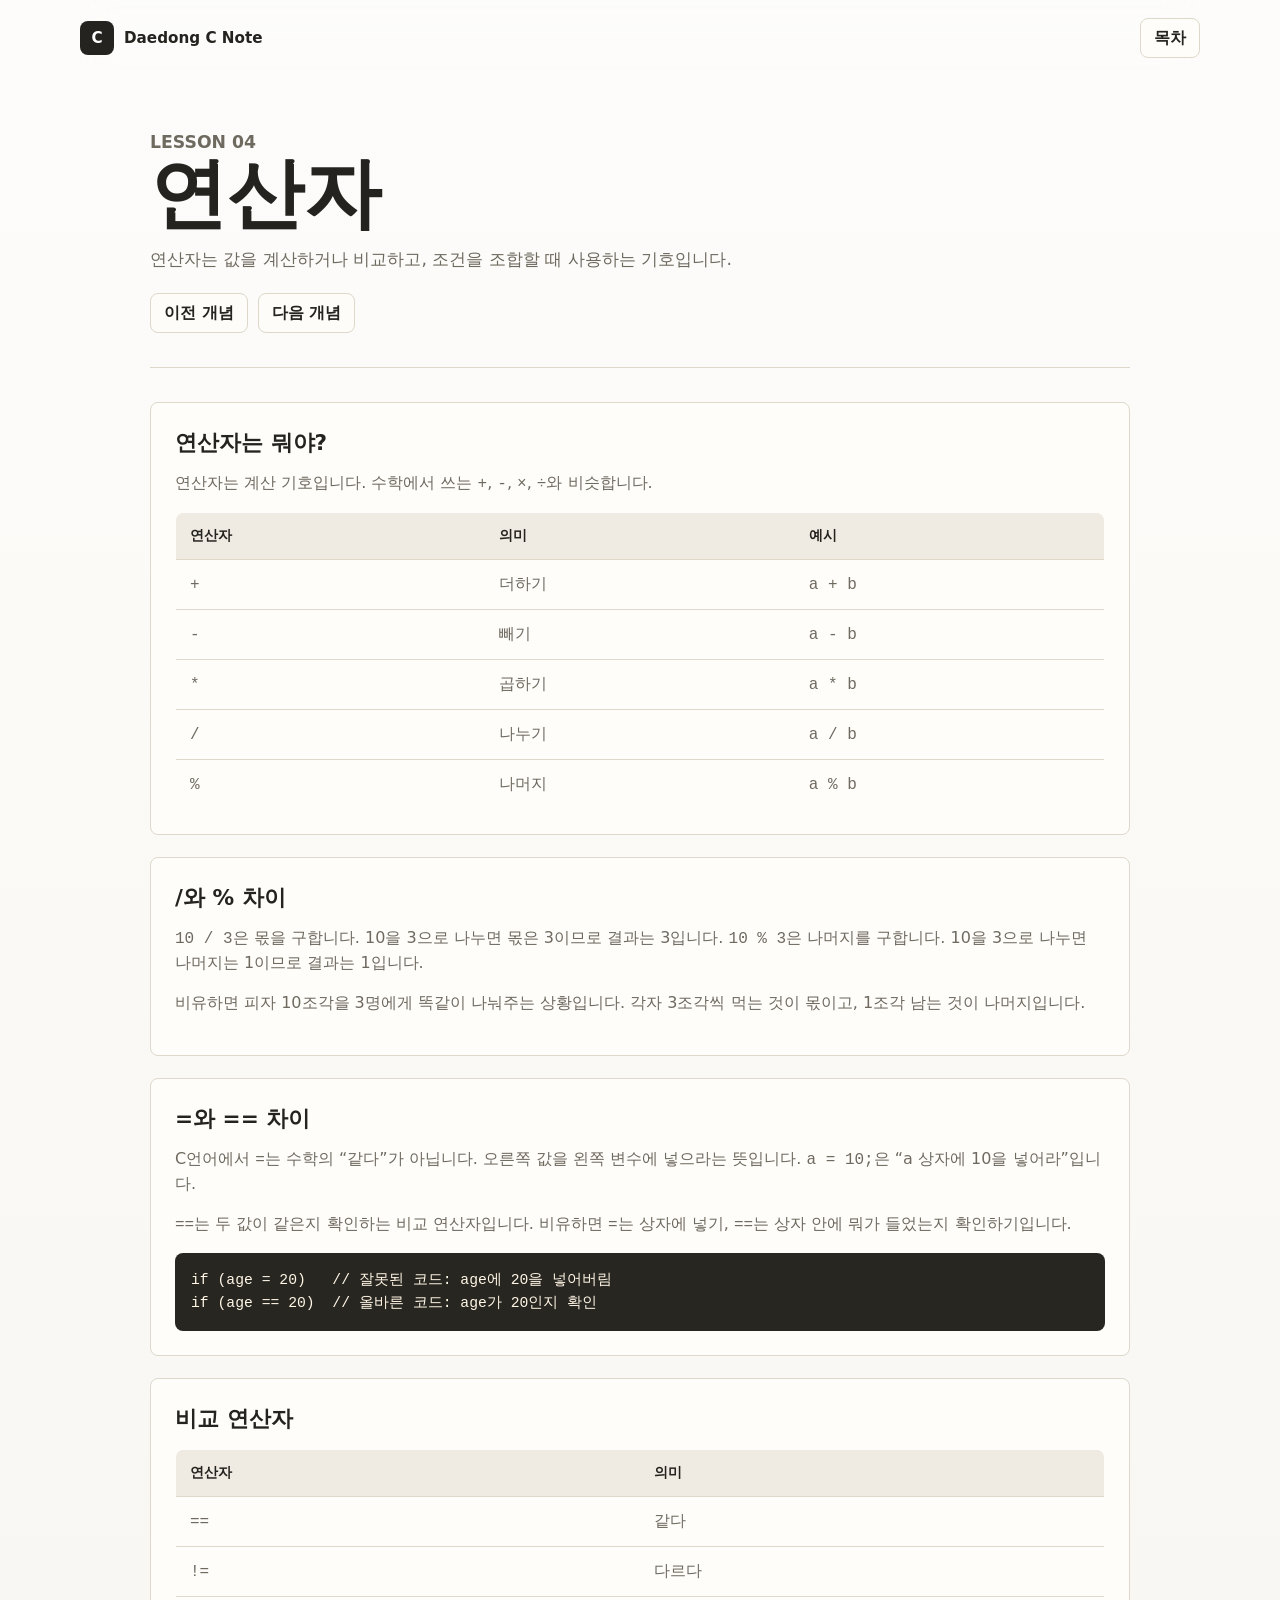
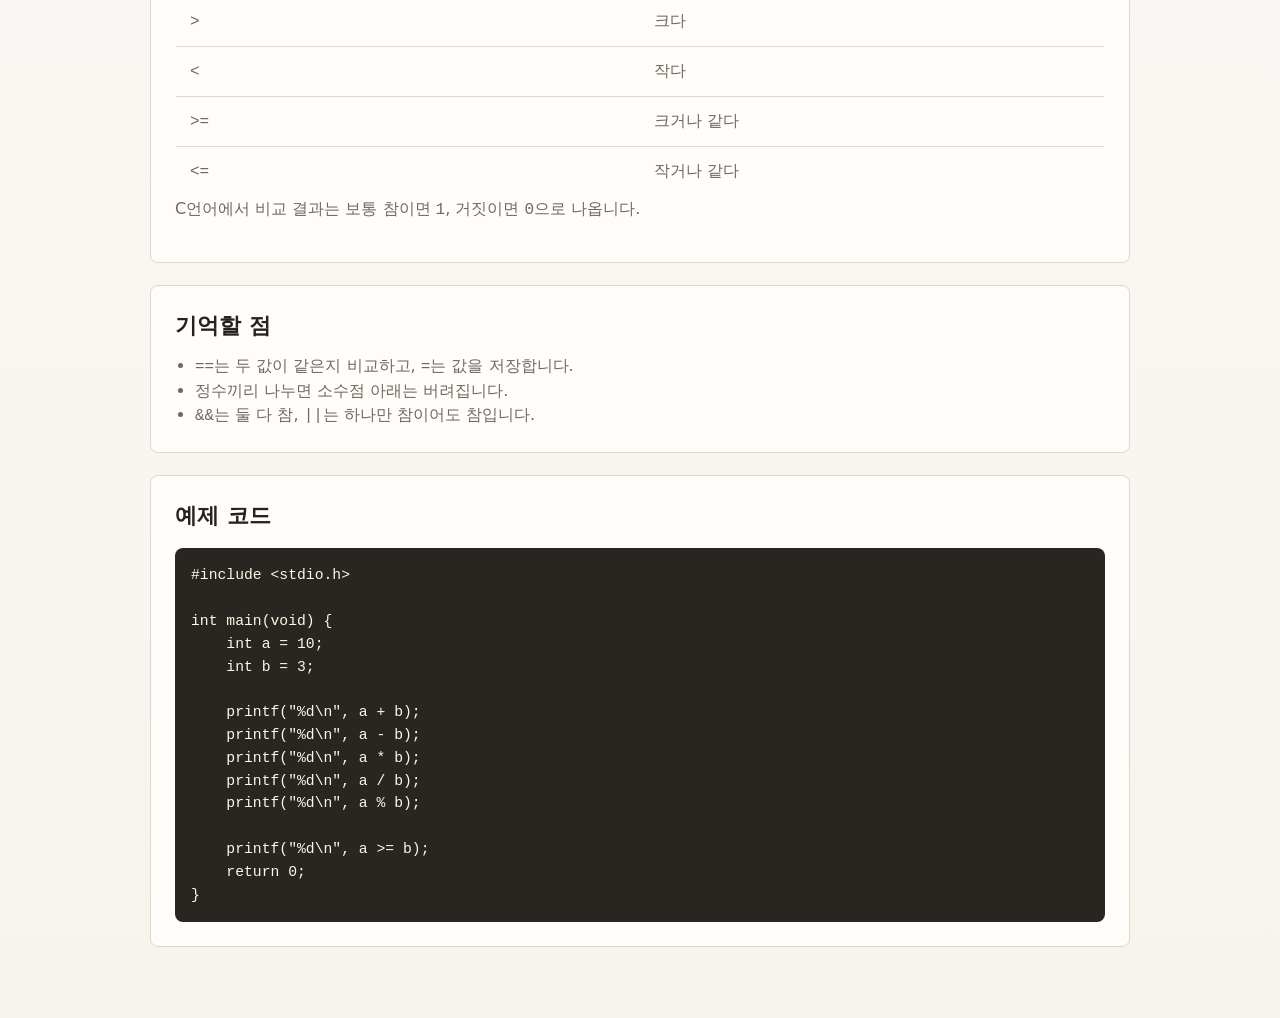
<file: concepts/operators.html>
<!doctype html>
<html lang="ko">
  <head>
    <meta charset="UTF-8" />
    <meta name="viewport" content="width=device-width, initial-scale=1.0" />
    <title>연산자 - C언어 기본 개념</title>
    <link rel="stylesheet" href="../styles.css" />
  </head>
  <body>
    <header class="topbar">
      <a class="brand" href="../index.html"><span class="brand-mark">C</span><span>Daedong C Note</span></a>
      <a class="text-link" href="../concepts.html">목차</a>
    </header>
    <main class="page-shell">
      <section class="lesson-hero">
        <p class="eyebrow">Lesson 04</p>
        <h1>연산자</h1>
        <p>연산자는 값을 계산하거나 비교하고, 조건을 조합할 때 사용하는 기호입니다.</p>
        <nav class="lesson-nav"><a class="text-link" href="input.html">이전 개념</a><a class="text-link" href="condition.html">다음 개념</a></nav>
      </section>
      <section class="lesson-content">
        <article class="note-block">
          <h2>연산자는 뭐야?</h2>
          <p>연산자는 계산 기호입니다. 수학에서 쓰는 <code>+</code>, <code>-</code>, <code>×</code>, <code>÷</code>와 비슷합니다.</p>
          <table class="note-table">
            <thead><tr><th>연산자</th><th>의미</th><th>예시</th></tr></thead>
            <tbody>
              <tr><td><code>+</code></td><td>더하기</td><td><code>a + b</code></td></tr>
              <tr><td><code>-</code></td><td>빼기</td><td><code>a - b</code></td></tr>
              <tr><td><code>*</code></td><td>곱하기</td><td><code>a * b</code></td></tr>
              <tr><td><code>/</code></td><td>나누기</td><td><code>a / b</code></td></tr>
              <tr><td><code>%</code></td><td>나머지</td><td><code>a % b</code></td></tr>
            </tbody>
          </table>
        </article>
        <article class="note-block">
          <h2>/와 % 차이</h2>
          <p><code>10 / 3</code>은 몫을 구합니다. 10을 3으로 나누면 몫은 3이므로 결과는 3입니다. <code>10 % 3</code>은 나머지를 구합니다. 10을 3으로 나누면 나머지는 1이므로 결과는 1입니다.</p>
          <p>비유하면 피자 10조각을 3명에게 똑같이 나눠주는 상황입니다. 각자 3조각씩 먹는 것이 몫이고, 1조각 남는 것이 나머지입니다.</p>
        </article>
        <article class="note-block">
          <h2>=와 == 차이</h2>
          <p>C언어에서 <code>=</code>는 수학의 “같다”가 아닙니다. 오른쪽 값을 왼쪽 변수에 넣으라는 뜻입니다. <code>a = 10;</code>은 “a 상자에 10을 넣어라”입니다.</p>
          <p><code>==</code>는 두 값이 같은지 확인하는 비교 연산자입니다. 비유하면 <code>=</code>는 상자에 넣기, <code>==</code>는 상자 안에 뭐가 들었는지 확인하기입니다.</p>
          <pre><code>if (age = 20)   // 잘못된 코드: age에 20을 넣어버림
if (age == 20)  // 올바른 코드: age가 20인지 확인</code></pre>
        </article>
        <article class="note-block">
          <h2>비교 연산자</h2>
          <table class="note-table">
            <thead><tr><th>연산자</th><th>의미</th></tr></thead>
            <tbody>
              <tr><td><code>==</code></td><td>같다</td></tr>
              <tr><td><code>!=</code></td><td>다르다</td></tr>
              <tr><td><code>&gt;</code></td><td>크다</td></tr>
              <tr><td><code>&lt;</code></td><td>작다</td></tr>
              <tr><td><code>&gt;=</code></td><td>크거나 같다</td></tr>
              <tr><td><code>&lt;=</code></td><td>작거나 같다</td></tr>
            </tbody>
          </table>
          <p>C언어에서 비교 결과는 보통 참이면 <code>1</code>, 거짓이면 <code>0</code>으로 나옵니다.</p>
        </article>
        <article class="note-block">
          <h2>기억할 점</h2>
          <ul>
            <li><code>==</code>는 두 값이 같은지 비교하고, <code>=</code>는 값을 저장합니다.</li>
            <li>정수끼리 나누면 소수점 아래는 버려집니다.</li>
            <li><code>&amp;&amp;</code>는 둘 다 참, <code>||</code>는 하나만 참이어도 참입니다.</li>
          </ul>
        </article>
        <article class="note-block">
          <h2>예제 코드</h2>
          <pre><code>#include &lt;stdio.h&gt;

int main(void) {
    int a = 10;
    int b = 3;

    printf("%d\n", a + b);
    printf("%d\n", a - b);
    printf("%d\n", a * b);
    printf("%d\n", a / b);
    printf("%d\n", a % b);

    printf("%d\n", a >= b);
    return 0;
}</code></pre>
        </article>
      </section>
    </main>
  </body>
</html>
</file>
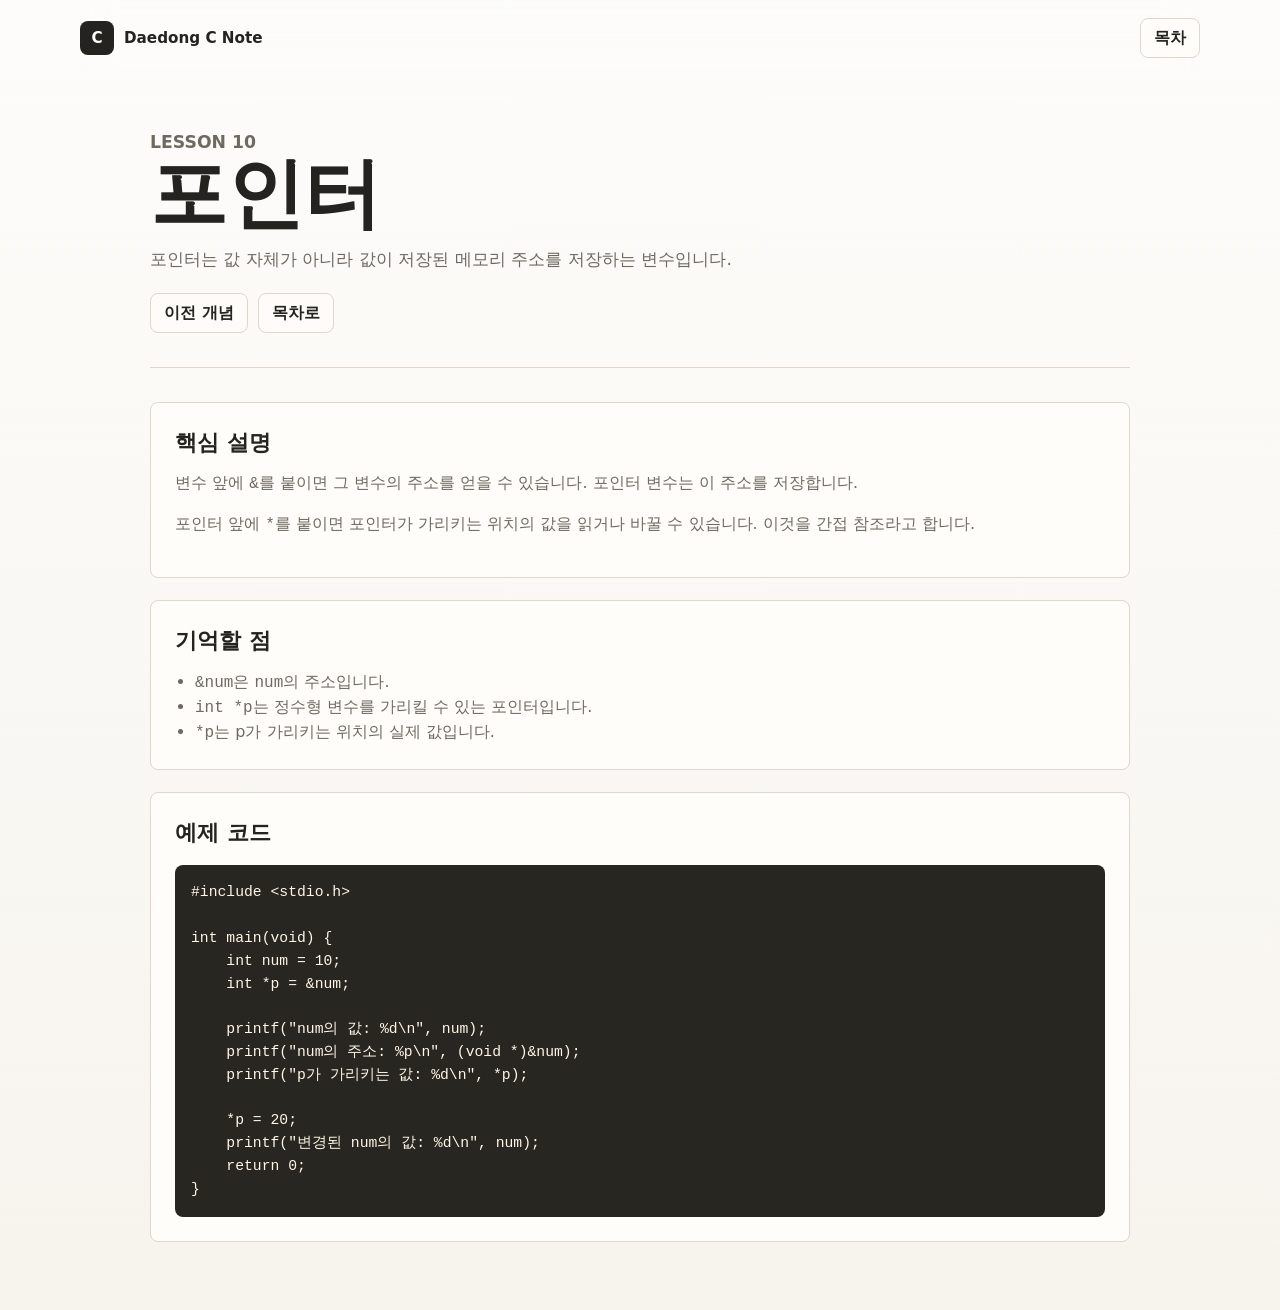
<file: concepts/pointer.html>
<!doctype html>
<html lang="ko">
  <head>
    <meta charset="UTF-8" />
    <meta name="viewport" content="width=device-width, initial-scale=1.0" />
    <title>포인터 - C언어 기본 개념</title>
    <link rel="stylesheet" href="../styles.css" />
  </head>
  <body>
    <header class="topbar">
      <a class="brand" href="../index.html"><span class="brand-mark">C</span><span>Daedong C Note</span></a>
      <a class="text-link" href="../concepts.html">목차</a>
    </header>
    <main class="page-shell">
      <section class="lesson-hero">
        <p class="eyebrow">Lesson 10</p>
        <h1>포인터</h1>
        <p>포인터는 값 자체가 아니라 값이 저장된 메모리 주소를 저장하는 변수입니다.</p>
        <nav class="lesson-nav"><a class="text-link" href="function.html">이전 개념</a><a class="text-link" href="../concepts.html">목차로</a></nav>
      </section>
      <section class="lesson-content">
        <article class="note-block">
          <h2>핵심 설명</h2>
          <p>변수 앞에 <code>&amp;</code>를 붙이면 그 변수의 주소를 얻을 수 있습니다. 포인터 변수는 이 주소를 저장합니다.</p>
          <p>포인터 앞에 <code>*</code>를 붙이면 포인터가 가리키는 위치의 값을 읽거나 바꿀 수 있습니다. 이것을 간접 참조라고 합니다.</p>
        </article>
        <article class="note-block">
          <h2>기억할 점</h2>
          <ul>
            <li><code>&amp;num</code>은 <code>num</code>의 주소입니다.</li>
            <li><code>int *p</code>는 정수형 변수를 가리킬 수 있는 포인터입니다.</li>
            <li><code>*p</code>는 p가 가리키는 위치의 실제 값입니다.</li>
          </ul>
        </article>
        <article class="note-block">
          <h2>예제 코드</h2>
          <pre><code>#include &lt;stdio.h&gt;

int main(void) {
    int num = 10;
    int *p = &amp;num;

    printf("num의 값: %d\n", num);
    printf("num의 주소: %p\n", (void *)&amp;num);
    printf("p가 가리키는 값: %d\n", *p);

    *p = 20;
    printf("변경된 num의 값: %d\n", num);
    return 0;
}</code></pre>
        </article>
      </section>
    </main>
  </body>
</html>
</file>
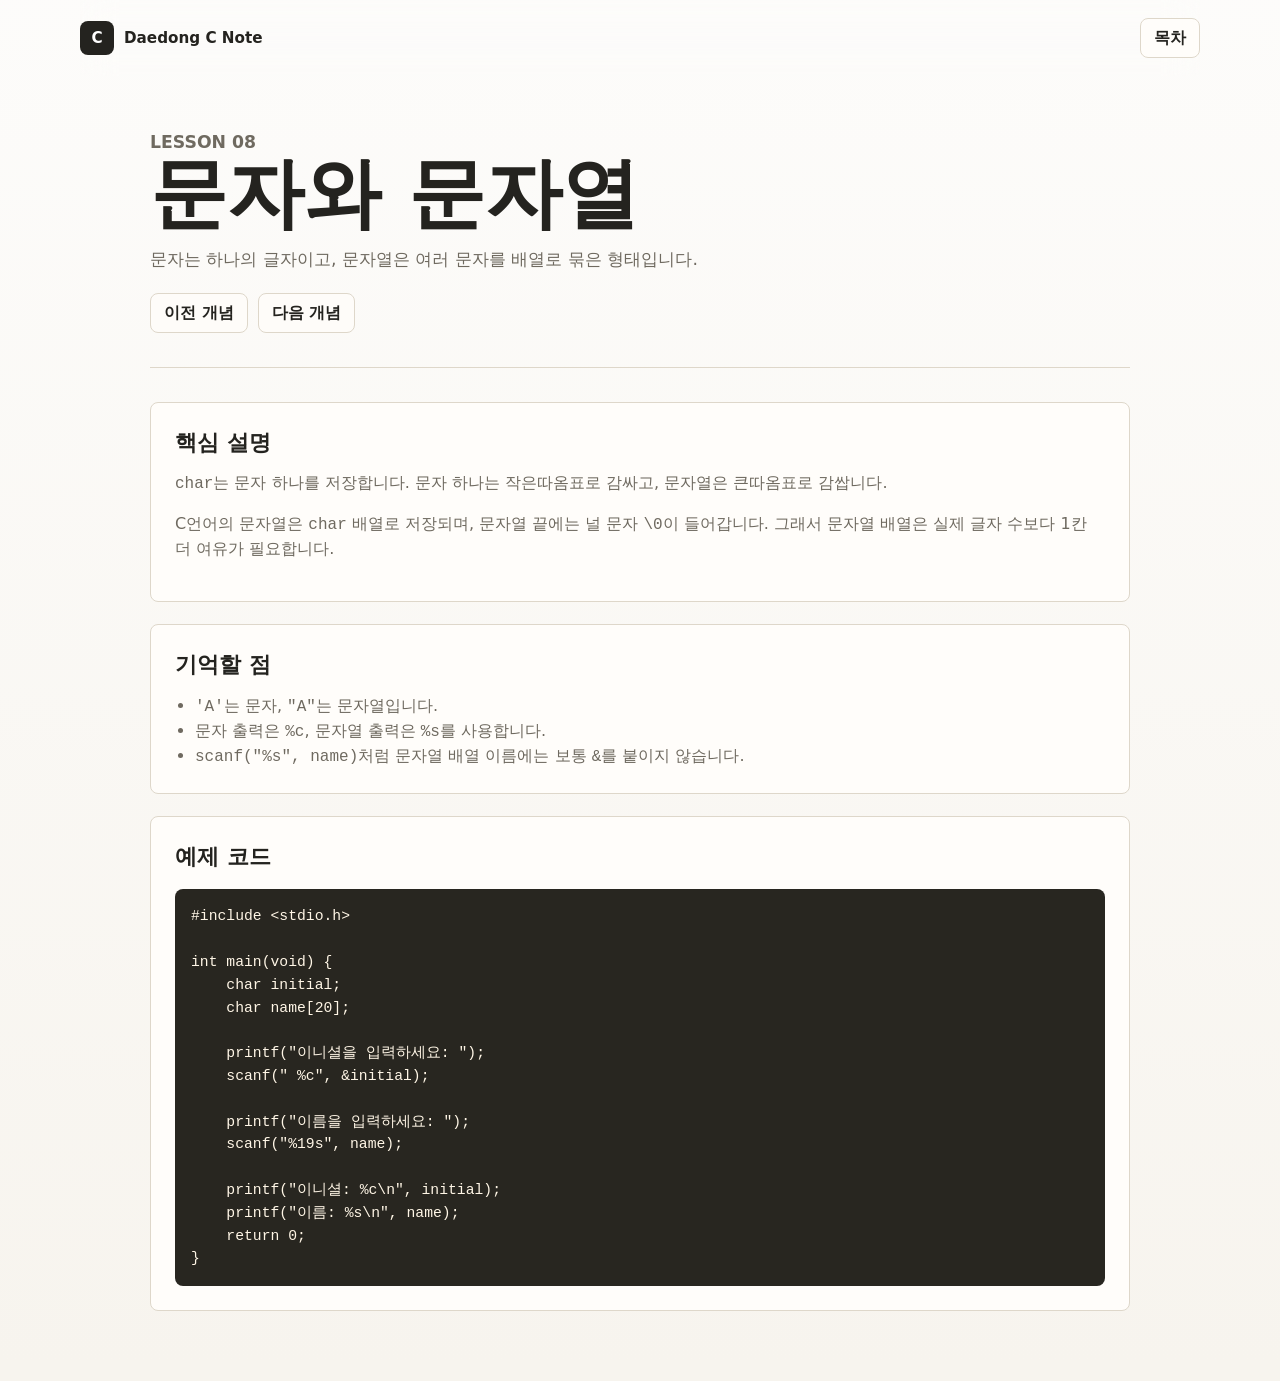
<file: concepts/string.html>
<!doctype html>
<html lang="ko">
  <head>
    <meta charset="UTF-8" />
    <meta name="viewport" content="width=device-width, initial-scale=1.0" />
    <title>문자와 문자열 - C언어 기본 개념</title>
    <link rel="stylesheet" href="../styles.css" />
  </head>
  <body>
    <header class="topbar">
      <a class="brand" href="../index.html"><span class="brand-mark">C</span><span>Daedong C Note</span></a>
      <a class="text-link" href="../concepts.html">목차</a>
    </header>
    <main class="page-shell">
      <section class="lesson-hero">
        <p class="eyebrow">Lesson 08</p>
        <h1>문자와 문자열</h1>
        <p>문자는 하나의 글자이고, 문자열은 여러 문자를 배열로 묶은 형태입니다.</p>
        <nav class="lesson-nav"><a class="text-link" href="array.html">이전 개념</a><a class="text-link" href="function.html">다음 개념</a></nav>
      </section>
      <section class="lesson-content">
        <article class="note-block">
          <h2>핵심 설명</h2>
          <p><code>char</code>는 문자 하나를 저장합니다. 문자 하나는 작은따옴표로 감싸고, 문자열은 큰따옴표로 감쌉니다.</p>
          <p>C언어의 문자열은 <code>char</code> 배열로 저장되며, 문자열 끝에는 널 문자 <code>\0</code>이 들어갑니다. 그래서 문자열 배열은 실제 글자 수보다 1칸 더 여유가 필요합니다.</p>
        </article>
        <article class="note-block">
          <h2>기억할 점</h2>
          <ul>
            <li><code>'A'</code>는 문자, <code>"A"</code>는 문자열입니다.</li>
            <li>문자 출력은 <code>%c</code>, 문자열 출력은 <code>%s</code>를 사용합니다.</li>
            <li><code>scanf("%s", name)</code>처럼 문자열 배열 이름에는 보통 <code>&amp;</code>를 붙이지 않습니다.</li>
          </ul>
        </article>
        <article class="note-block">
          <h2>예제 코드</h2>
          <pre><code>#include &lt;stdio.h&gt;

int main(void) {
    char initial;
    char name[20];

    printf("이니셜을 입력하세요: ");
    scanf(" %c", &amp;initial);

    printf("이름을 입력하세요: ");
    scanf("%19s", name);

    printf("이니셜: %c\n", initial);
    printf("이름: %s\n", name);
    return 0;
}</code></pre>
        </article>
      </section>
    </main>
  </body>
</html>
</file>
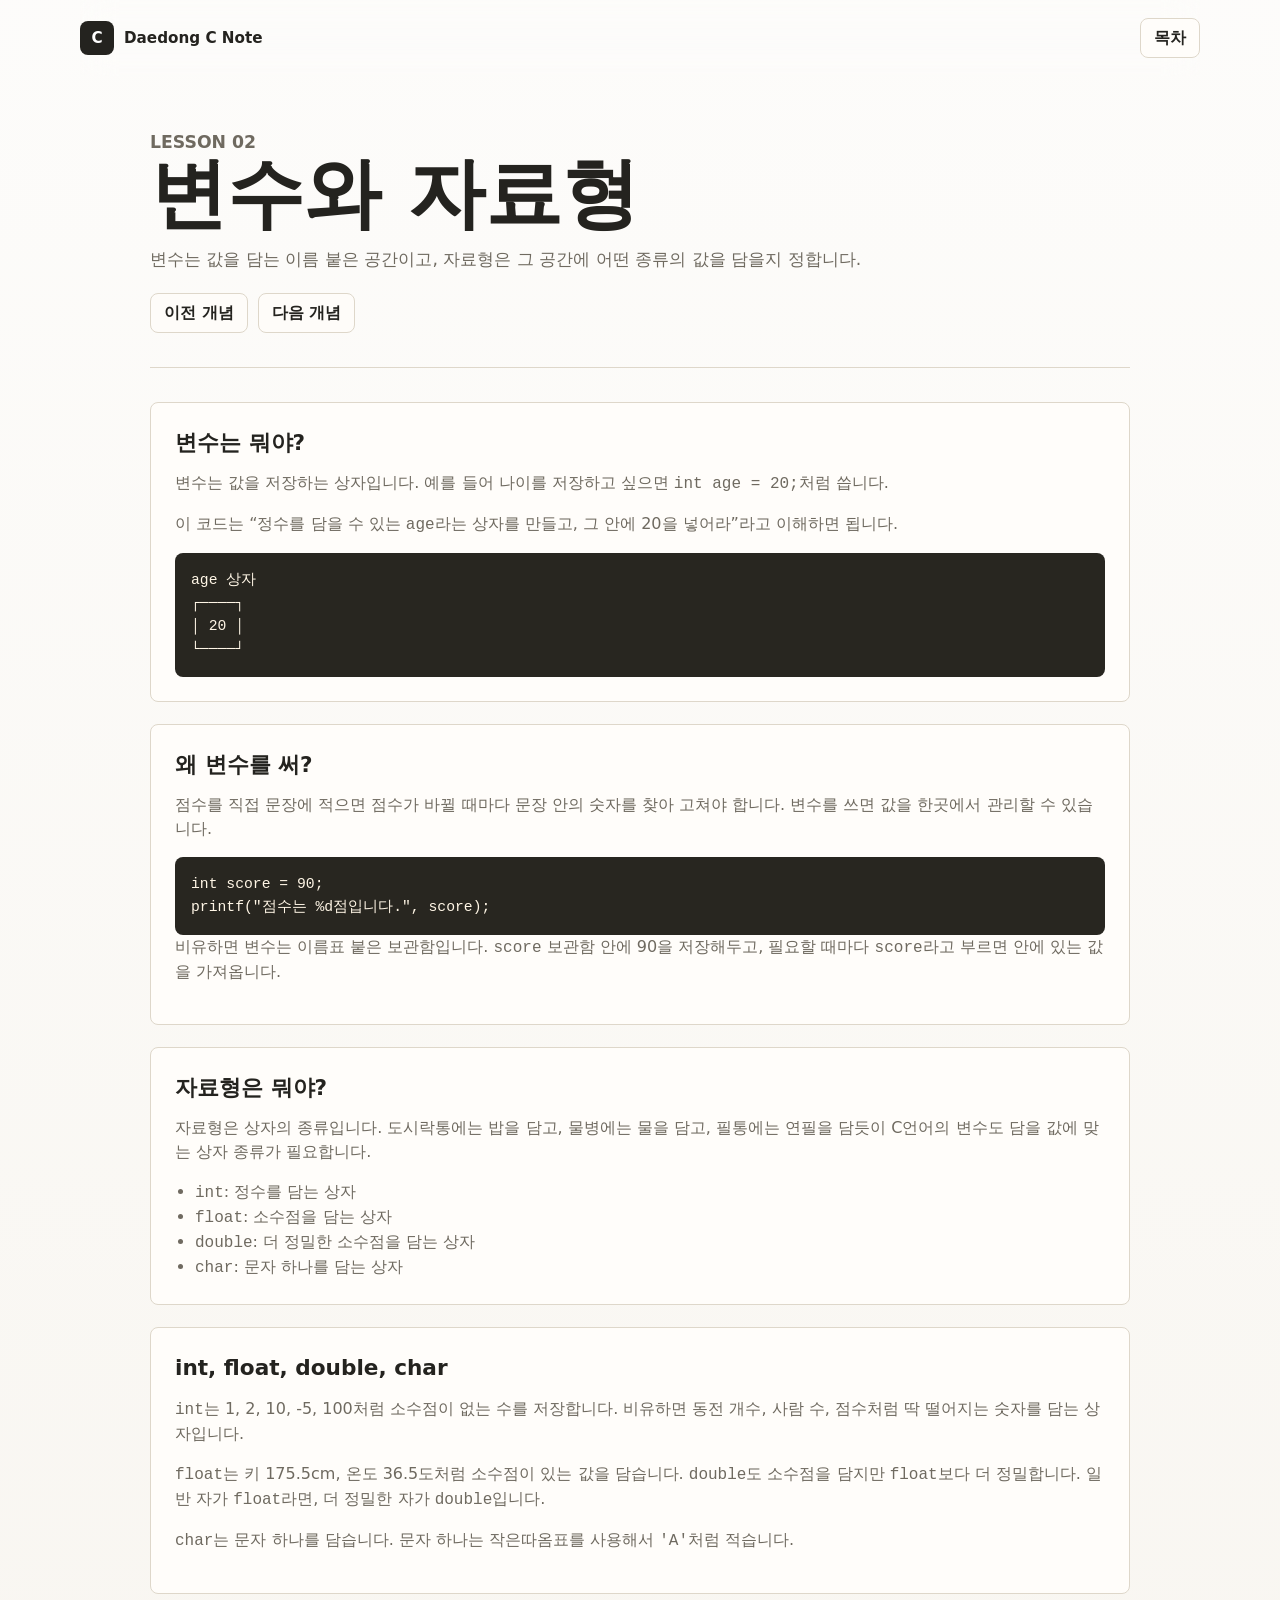
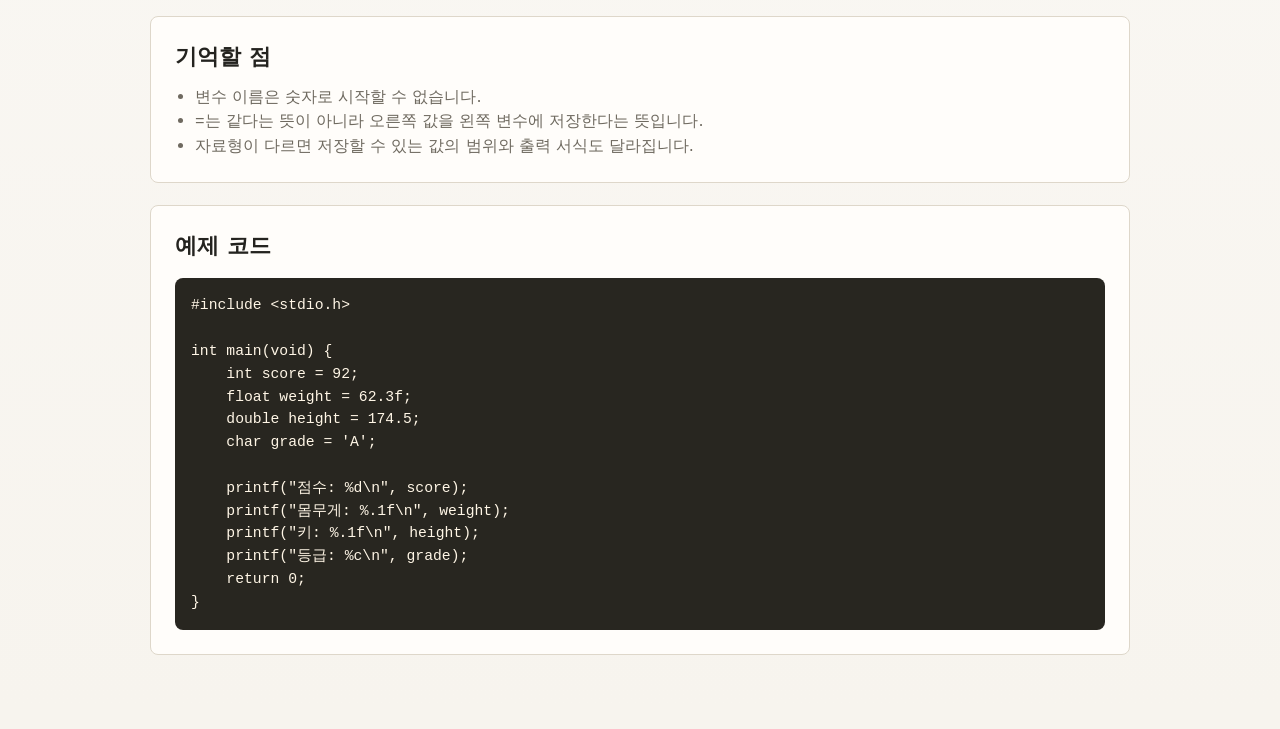
<file: concepts/types.html>
<!doctype html>
<html lang="ko">
  <head>
    <meta charset="UTF-8" />
    <meta name="viewport" content="width=device-width, initial-scale=1.0" />
    <title>변수와 자료형 - C언어 기본 개념</title>
    <link rel="stylesheet" href="../styles.css" />
  </head>
  <body>
    <header class="topbar">
      <a class="brand" href="../index.html"><span class="brand-mark">C</span><span>Daedong C Note</span></a>
      <a class="text-link" href="../concepts.html">목차</a>
    </header>
    <main class="page-shell">
      <section class="lesson-hero">
        <p class="eyebrow">Lesson 02</p>
        <h1>변수와 자료형</h1>
        <p>변수는 값을 담는 이름 붙은 공간이고, 자료형은 그 공간에 어떤 종류의 값을 담을지 정합니다.</p>
        <nav class="lesson-nav"><a class="text-link" href="io.html">이전 개념</a><a class="text-link" href="input.html">다음 개념</a></nav>
      </section>
      <section class="lesson-content">
        <article class="note-block">
          <h2>변수는 뭐야?</h2>
          <p>변수는 값을 저장하는 상자입니다. 예를 들어 나이를 저장하고 싶으면 <code>int age = 20;</code>처럼 씁니다.</p>
          <p>이 코드는 “정수를 담을 수 있는 <code>age</code>라는 상자를 만들고, 그 안에 20을 넣어라”라고 이해하면 됩니다.</p>
          <pre><code>age 상자
┌────┐
│ 20 │
└────┘</code></pre>
        </article>
        <article class="note-block">
          <h2>왜 변수를 써?</h2>
          <p>점수를 직접 문장에 적으면 점수가 바뀔 때마다 문장 안의 숫자를 찾아 고쳐야 합니다. 변수를 쓰면 값을 한곳에서 관리할 수 있습니다.</p>
          <pre><code>int score = 90;
printf("점수는 %d점입니다.", score);</code></pre>
          <p>비유하면 변수는 이름표 붙은 보관함입니다. <code>score</code> 보관함 안에 90을 저장해두고, 필요할 때마다 <code>score</code>라고 부르면 안에 있는 값을 가져옵니다.</p>
        </article>
        <article class="note-block">
          <h2>자료형은 뭐야?</h2>
          <p>자료형은 상자의 종류입니다. 도시락통에는 밥을 담고, 물병에는 물을 담고, 필통에는 연필을 담듯이 C언어의 변수도 담을 값에 맞는 상자 종류가 필요합니다.</p>
          <ul>
            <li><code>int</code>: 정수를 담는 상자</li>
            <li><code>float</code>: 소수점을 담는 상자</li>
            <li><code>double</code>: 더 정밀한 소수점을 담는 상자</li>
            <li><code>char</code>: 문자 하나를 담는 상자</li>
          </ul>
        </article>
        <article class="note-block">
          <h2>int, float, double, char</h2>
          <p><code>int</code>는 1, 2, 10, -5, 100처럼 소수점이 없는 수를 저장합니다. 비유하면 동전 개수, 사람 수, 점수처럼 딱 떨어지는 숫자를 담는 상자입니다.</p>
          <p><code>float</code>는 키 175.5cm, 온도 36.5도처럼 소수점이 있는 값을 담습니다. <code>double</code>도 소수점을 담지만 <code>float</code>보다 더 정밀합니다. 일반 자가 <code>float</code>라면, 더 정밀한 자가 <code>double</code>입니다.</p>
          <p><code>char</code>는 문자 하나를 담습니다. 문자 하나는 작은따옴표를 사용해서 <code>'A'</code>처럼 적습니다.</p>
        </article>
        <article class="note-block">
          <h2>기억할 점</h2>
          <ul>
            <li>변수 이름은 숫자로 시작할 수 없습니다.</li>
            <li><code>=</code>는 같다는 뜻이 아니라 오른쪽 값을 왼쪽 변수에 저장한다는 뜻입니다.</li>
            <li>자료형이 다르면 저장할 수 있는 값의 범위와 출력 서식도 달라집니다.</li>
          </ul>
        </article>
        <article class="note-block">
          <h2>예제 코드</h2>
          <pre><code>#include &lt;stdio.h&gt;

int main(void) {
    int score = 92;
    float weight = 62.3f;
    double height = 174.5;
    char grade = 'A';

    printf("점수: %d\n", score);
    printf("몸무게: %.1f\n", weight);
    printf("키: %.1f\n", height);
    printf("등급: %c\n", grade);
    return 0;
}</code></pre>
        </article>
      </section>
    </main>
  </body>
</html>
</file>
<file: styles.css>
:root {
  color-scheme: light;
  --bg: #f7f4ee;
  --surface: #fffdfa;
  --surface-strong: #ffffff;
  --ink: #24231f;
  --muted: #6f6a60;
  --line: #ded7ca;
  --accent: #1e8a78;
  --accent-dark: #11685b;
  --coral: #e96f53;
  --gold: #dba94c;
  --blue: #4a79d9;
  --shadow: 0 18px 45px rgba(36, 35, 31, 0.1);
}

* {
  box-sizing: border-box;
}

html {
  scroll-behavior: smooth;
}

body {
  margin: 0;
  background:
    linear-gradient(180deg, rgba(255, 255, 255, 0.72), rgba(247, 244, 238, 0.8)),
    var(--bg);
  color: var(--ink);
  font-family:
    Inter, ui-sans-serif, system-ui, -apple-system, BlinkMacSystemFont, "Segoe UI",
    sans-serif;
  line-height: 1.5;
}

a {
  color: inherit;
}

button {
  font: inherit;
}

.topbar {
  position: sticky;
  top: 0;
  z-index: 10;
  display: flex;
  align-items: center;
  justify-content: space-between;
  gap: 16px;
  width: min(1120px, calc(100% - 32px));
  margin: 0 auto;
  padding: 18px 0;
  backdrop-filter: blur(16px);
}

.brand {
  display: inline-flex;
  align-items: center;
  gap: 10px;
  text-decoration: none;
  font-size: 0.95rem;
  font-weight: 800;
}

.brand-mark {
  display: grid;
  width: 34px;
  height: 34px;
  place-items: center;
  border-radius: 8px;
  background: var(--ink);
  color: #fff;
}

.share-button,
.visit-link,
.category-tab {
  min-height: 42px;
  border: 1px solid var(--line);
  border-radius: 8px;
  cursor: pointer;
  transition:
    transform 160ms ease,
    border-color 160ms ease,
    background 160ms ease,
    color 160ms ease;
}

.share-button {
  display: inline-flex;
  align-items: center;
  justify-content: center;
  gap: 8px;
  padding: 0 14px;
  background: var(--surface-strong);
  color: var(--ink);
  font-weight: 700;
}

.share-button:hover,
.visit-link:hover,
.category-tab:hover {
  transform: translateY(-1px);
}

main {
  width: min(1120px, calc(100% - 32px));
  margin: 0 auto;
}

.hero {
  display: grid;
  grid-template-columns: minmax(0, 1.1fr) minmax(320px, 0.9fr);
  gap: 42px;
  align-items: center;
  min-height: 440px;
  padding: 46px 0 38px;
}

.eyebrow {
  margin: 0 0 12px;
  color: var(--accent-dark);
  font-size: 0.78rem;
  font-weight: 900;
  letter-spacing: 0;
  text-transform: uppercase;
}

h1,
h2,
p {
  margin-top: 0;
}

h1 {
  max-width: 820px;
  margin-bottom: 18px;
  font-size: clamp(2.7rem, 8vw, 5.7rem);
  line-height: 0.92;
  letter-spacing: 0;
}

.project-summary {
  max-width: 690px;
  margin-bottom: 28px;
  color: var(--muted);
  font-size: clamp(1rem, 2vw, 1.16rem);
}

.project-meta {
  display: grid;
  grid-template-columns: repeat(3, minmax(0, 1fr));
  gap: 10px;
  max-width: 640px;
  margin: 0;
}

.project-meta div {
  min-width: 0;
  padding: 15px;
  border: 1px solid var(--line);
  border-radius: 8px;
  background: rgba(255, 253, 250, 0.78);
}

.project-meta dt {
  margin-bottom: 3px;
  color: var(--muted);
  font-size: 0.75rem;
  font-weight: 800;
  text-transform: uppercase;
}

.project-meta dd {
  margin: 0;
  font-weight: 900;
}

.hero-visual {
  position: relative;
  min-height: 360px;
  border: 1px solid var(--line);
  border-radius: 8px;
  overflow: hidden;
  background:
    radial-gradient(circle at 25% 22%, rgba(233, 111, 83, 0.28), transparent 28%),
    radial-gradient(circle at 78% 72%, rgba(30, 138, 120, 0.28), transparent 25%),
    linear-gradient(135deg, #fffdfa 0%, #efe7db 100%);
  box-shadow: var(--shadow);
}

.hero-visual::before {
  position: absolute;
  inset: 36px;
  border: 1px dashed rgba(36, 35, 31, 0.22);
  border-radius: 8px;
  content: "";
}

.note-sheet {
  position: absolute;
  display: grid;
  gap: 12px;
  padding: 22px;
  border: 1px solid rgba(36, 35, 31, 0.12);
  border-radius: 8px;
  background: rgba(255, 255, 255, 0.88);
  box-shadow: 0 18px 30px rgba(36, 35, 31, 0.12);
}

.note-sheet span {
  display: block;
  height: 12px;
  border-radius: 999px;
  background: #ddd5c7;
}

.sheet-main {
  top: 78px;
  left: 54px;
  width: 68%;
  transform: rotate(-4deg);
}

.sheet-main span:first-child {
  width: 48%;
  background: var(--accent);
}

.sheet-main span:nth-child(2) {
  width: 78%;
}

.sheet-main span:nth-child(3) {
  width: 62%;
}

.sheet-side {
  right: 42px;
  bottom: 62px;
  width: 42%;
  transform: rotate(7deg);
}

.sheet-side span:first-child {
  width: 58%;
  background: var(--coral);
}

.sheet-side span:nth-child(2) {
  width: 82%;
}

.link-node {
  position: absolute;
  width: 18px;
  height: 18px;
  border: 4px solid #fff;
  border-radius: 50%;
  box-shadow: 0 8px 18px rgba(36, 35, 31, 0.2);
}

.node-a {
  top: 54px;
  right: 94px;
  background: var(--blue);
}

.node-b {
  bottom: 74px;
  left: 74px;
  background: var(--gold);
}

.node-c {
  right: 64px;
  bottom: 156px;
  background: var(--accent);
}

.controls {
  display: grid;
  grid-template-columns: minmax(240px, 1fr) minmax(280px, auto);
  gap: 24px;
  align-items: end;
  padding: 22px 0 24px;
  border-top: 1px solid var(--line);
}

.section-heading h2 {
  margin-bottom: 6px;
  font-size: clamp(1.55rem, 3vw, 2.2rem);
}

.section-heading p {
  margin-bottom: 0;
  color: var(--muted);
}

.category-tabs {
  display: flex;
  flex-wrap: wrap;
  justify-content: flex-end;
  gap: 8px;
}

.category-tab {
  padding: 0 13px;
  background: rgba(255, 253, 250, 0.76);
  color: var(--muted);
  font-weight: 800;
}

.category-tab[aria-selected="true"] {
  border-color: var(--accent);
  background: var(--accent);
  color: #fff;
}

.link-grid {
  display: grid;
  grid-template-columns: repeat(2, minmax(0, 1fr));
  gap: 16px;
  padding: 0 0 44px;
}

.link-card {
  display: grid;
  grid-template-rows: auto 1fr auto;
  gap: 18px;
  min-height: 228px;
  padding: 22px;
  border: 1px solid var(--line);
  border-radius: 8px;
  background: var(--surface);
  box-shadow: 0 10px 24px rgba(36, 35, 31, 0.06);
}

.card-top {
  display: flex;
  align-items: center;
  justify-content: space-between;
  gap: 12px;
}

.category-pill {
  display: inline-flex;
  align-items: center;
  gap: 7px;
  color: var(--muted);
  font-size: 0.78rem;
  font-weight: 900;
}

.category-dot {
  width: 10px;
  height: 10px;
  border-radius: 50%;
  background: var(--accent);
}

.card-icon {
  display: grid;
  width: 38px;
  height: 38px;
  flex: 0 0 auto;
  place-items: center;
  border-radius: 8px;
  background: #f0ebe2;
  color: var(--ink);
  font-weight: 900;
}

.link-card h3 {
  margin: 0 0 8px;
  font-size: 1.12rem;
}

.link-card p {
  margin: 0;
  color: var(--muted);
}

.visit-link {
  display: inline-flex;
  align-items: center;
  justify-content: center;
  gap: 8px;
  width: 100%;
  padding: 0 14px;
  background: var(--ink);
  color: #fff;
  font-weight: 900;
  text-decoration: none;
}

.visit-link:hover {
  border-color: var(--accent-dark);
  background: var(--accent-dark);
}

.concept-section {
  padding: 42px 0 52px;
  border-top: 1px solid var(--line);
}

.concept-section .section-heading {
  max-width: 680px;
  margin-bottom: 22px;
}

.concept-entry {
  display: grid;
  grid-template-columns: auto 1fr auto;
  gap: 18px;
  align-items: center;
  padding: 24px;
  border: 1px solid var(--line);
  border-radius: 8px;
  background: var(--surface);
  box-shadow: 0 10px 24px rgba(36, 35, 31, 0.06);
  text-decoration: none;
  transition:
    transform 160ms ease,
    border-color 160ms ease,
    box-shadow 160ms ease;
}

.concept-entry:hover {
  border-color: var(--accent);
  box-shadow: var(--shadow);
  transform: translateY(-2px);
}

.concept-entry-mark,
.lesson-number,
.concept-number {
  display: inline-flex;
  align-items: center;
  justify-content: center;
  border-radius: 8px;
  background: #f0ebe2;
  color: var(--accent-dark);
  font-size: 0.78rem;
  font-weight: 900;
}

.concept-entry-mark {
  width: 46px;
  height: 46px;
}

.concept-entry strong {
  display: block;
  margin-bottom: 4px;
  font-size: 1.18rem;
}

.concept-entry small {
  display: block;
  color: var(--muted);
  font-size: 0.95rem;
}

.entry-arrow {
  color: var(--accent-dark);
  font-weight: 900;
}

.page-shell {
  width: min(980px, calc(100% - 32px));
  margin: 0 auto;
}

.lesson-hero {
  padding: 54px 0 34px;
  border-bottom: 1px solid var(--line);
}

.lesson-hero h1 {
  margin-bottom: 16px;
  font-size: clamp(2.4rem, 7vw, 4.8rem);
  line-height: 0.98;
}

.lesson-hero p {
  max-width: 760px;
  margin-bottom: 0;
  color: var(--muted);
  font-size: 1.08rem;
}

.lesson-nav {
  display: flex;
  flex-wrap: wrap;
  gap: 10px;
  padding: 20px 0 0;
}

.text-link {
  display: inline-flex;
  align-items: center;
  min-height: 40px;
  padding: 0 13px;
  border: 1px solid var(--line);
  border-radius: 8px;
  background: rgba(255, 253, 250, 0.86);
  color: var(--ink);
  font-weight: 800;
  text-decoration: none;
}

.lesson-list {
  display: grid;
  grid-template-columns: repeat(2, minmax(0, 1fr));
  gap: 14px;
  padding: 34px 0 52px;
}

.lesson-card {
  display: grid;
  grid-template-columns: auto 1fr auto;
  gap: 16px;
  align-items: start;
  min-width: 0;
  padding: 20px;
  border: 1px solid var(--line);
  border-radius: 8px;
  background: var(--surface);
  box-shadow: 0 10px 24px rgba(36, 35, 31, 0.04);
  text-decoration: none;
}

.lesson-card:hover {
  border-color: var(--accent);
}

.lesson-number,
.concept-number {
  width: 38px;
  height: 28px;
}

.lesson-card h2 {
  margin: 0 0 8px;
  font-size: 1.1rem;
}

.lesson-card p {
  margin: 0;
  color: var(--muted);
}

.lesson-content {
  display: grid;
  gap: 22px;
  padding: 34px 0 54px;
}

.compact-content {
  padding-bottom: 12px;
}

.note-block {
  min-width: 0;
  padding: 24px;
  overflow-x: auto;
  border: 1px solid var(--line);
  border-radius: 8px;
  background: var(--surface);
}

.note-block h2 {
  margin-bottom: 12px;
  font-size: 1.35rem;
}

.note-block p,
.note-block li {
  color: var(--muted);
}

.note-block ul {
  margin: 0;
  padding-left: 20px;
}

.note-block pre {
  max-width: 100%;
  margin: 16px 0 0;
  padding: 16px;
  overflow-x: auto;
  border-radius: 8px;
  background: #282620;
  color: #fff6e6;
  font-size: 0.92rem;
  line-height: 1.55;
}

.note-block code {
  font-family: "SFMono-Regular", Consolas, "Liberation Mono", monospace;
}

.note-table {
  width: 100%;
  margin-top: 14px;
  border-collapse: collapse;
  table-layout: fixed;
  overflow: hidden;
  border: 1px solid var(--line);
  border-radius: 8px;
  background: #fffdfa;
}

.note-table th,
.note-table td {
  padding: 12px 14px;
  overflow-wrap: anywhere;
  border-bottom: 1px solid var(--line);
  text-align: left;
  vertical-align: top;
}

.note-table th {
  background: #f0ebe2;
  color: var(--ink);
  font-size: 0.88rem;
}

.note-table tr:last-child td {
  border-bottom: 0;
}

.note-table td {
  color: var(--muted);
}

.concept-grid {
  display: grid;
  grid-template-columns: repeat(2, minmax(0, 1fr));
  gap: 14px;
}

.concept-card {
  min-width: 0;
  padding: 20px;
  border: 1px solid var(--line);
  border-radius: 8px;
  background: rgba(255, 253, 250, 0.88);
  box-shadow: 0 10px 24px rgba(36, 35, 31, 0.04);
}

.concept-number {
  margin-bottom: 14px;
}

.concept-card h3 {
  margin: 0 0 8px;
  font-size: 1.08rem;
}

.concept-card p {
  margin-bottom: 16px;
  color: var(--muted);
}

.concept-card code {
  display: block;
  width: 100%;
  min-height: 40px;
  padding: 10px 12px;
  overflow-wrap: anywhere;
  border: 1px solid #e6ded0;
  border-radius: 8px;
  background: #282620;
  color: #fff6e6;
  font-family: "SFMono-Regular", Consolas, "Liberation Mono", monospace;
  font-size: 0.86rem;
  line-height: 1.35;
}

.footer {
  display: flex;
  flex-wrap: wrap;
  justify-content: space-between;
  gap: 12px;
  width: min(1120px, calc(100% - 32px));
  margin: 0 auto;
  padding: 24px 0 34px;
  border-top: 1px solid var(--line);
  color: var(--muted);
  font-size: 0.94rem;
}

.footer p {
  margin: 0;
}

.toast {
  position: fixed;
  right: 18px;
  bottom: 18px;
  max-width: min(360px, calc(100% - 36px));
  padding: 12px 14px;
  border: 1px solid var(--line);
  border-radius: 8px;
  background: var(--ink);
  color: #fff;
  box-shadow: var(--shadow);
  opacity: 0;
  pointer-events: none;
  transform: translateY(12px);
  transition:
    opacity 180ms ease,
    transform 180ms ease;
}

.toast.is-visible {
  opacity: 1;
  transform: translateY(0);
}

@media (max-width: 860px) {
  .hero {
    grid-template-columns: 1fr;
    gap: 28px;
    min-height: 0;
    padding-top: 28px;
  }

  .hero-visual {
    min-height: 280px;
  }

  .controls {
    grid-template-columns: 1fr;
    align-items: start;
  }

  .category-tabs {
    justify-content: flex-start;
  }

  .link-grid {
    grid-template-columns: 1fr;
  }

  .concept-grid {
    grid-template-columns: 1fr;
  }

  .lesson-list {
    grid-template-columns: 1fr;
  }
}

@media (max-width: 620px) {
  .topbar,
  main,
  .footer,
  .page-shell {
    width: min(100% - 24px, 1120px);
  }

  .topbar {
    padding: 12px 0;
  }

  .brand span:last-child {
    display: none;
  }

  .hero {
    padding-top: 22px;
  }

  h1 {
    font-size: clamp(2.55rem, 14vw, 4.2rem);
  }

  .project-meta {
    grid-template-columns: 1fr;
  }

  .hero-visual {
    min-height: 230px;
  }

  .hero-visual::before {
    inset: 20px;
  }

  .sheet-main {
    top: 58px;
    left: 28px;
    width: 72%;
  }

  .sheet-side {
    right: 22px;
    bottom: 38px;
    width: 48%;
  }

  .link-grid {
    grid-template-columns: 1fr;
  }

  .concept-entry,
  .lesson-card {
    grid-template-columns: 1fr auto;
  }

  .concept-entry span:nth-child(2),
  .lesson-card span:nth-child(2) {
    grid-column: 1 / -1;
  }

  .entry-arrow {
    grid-row: 1;
    grid-column: 2;
  }

  .note-block {
    padding: 18px;
  }

  .note-table th,
  .note-table td {
    padding: 10px 8px;
    font-size: 0.84rem;
  }
}
</file>
